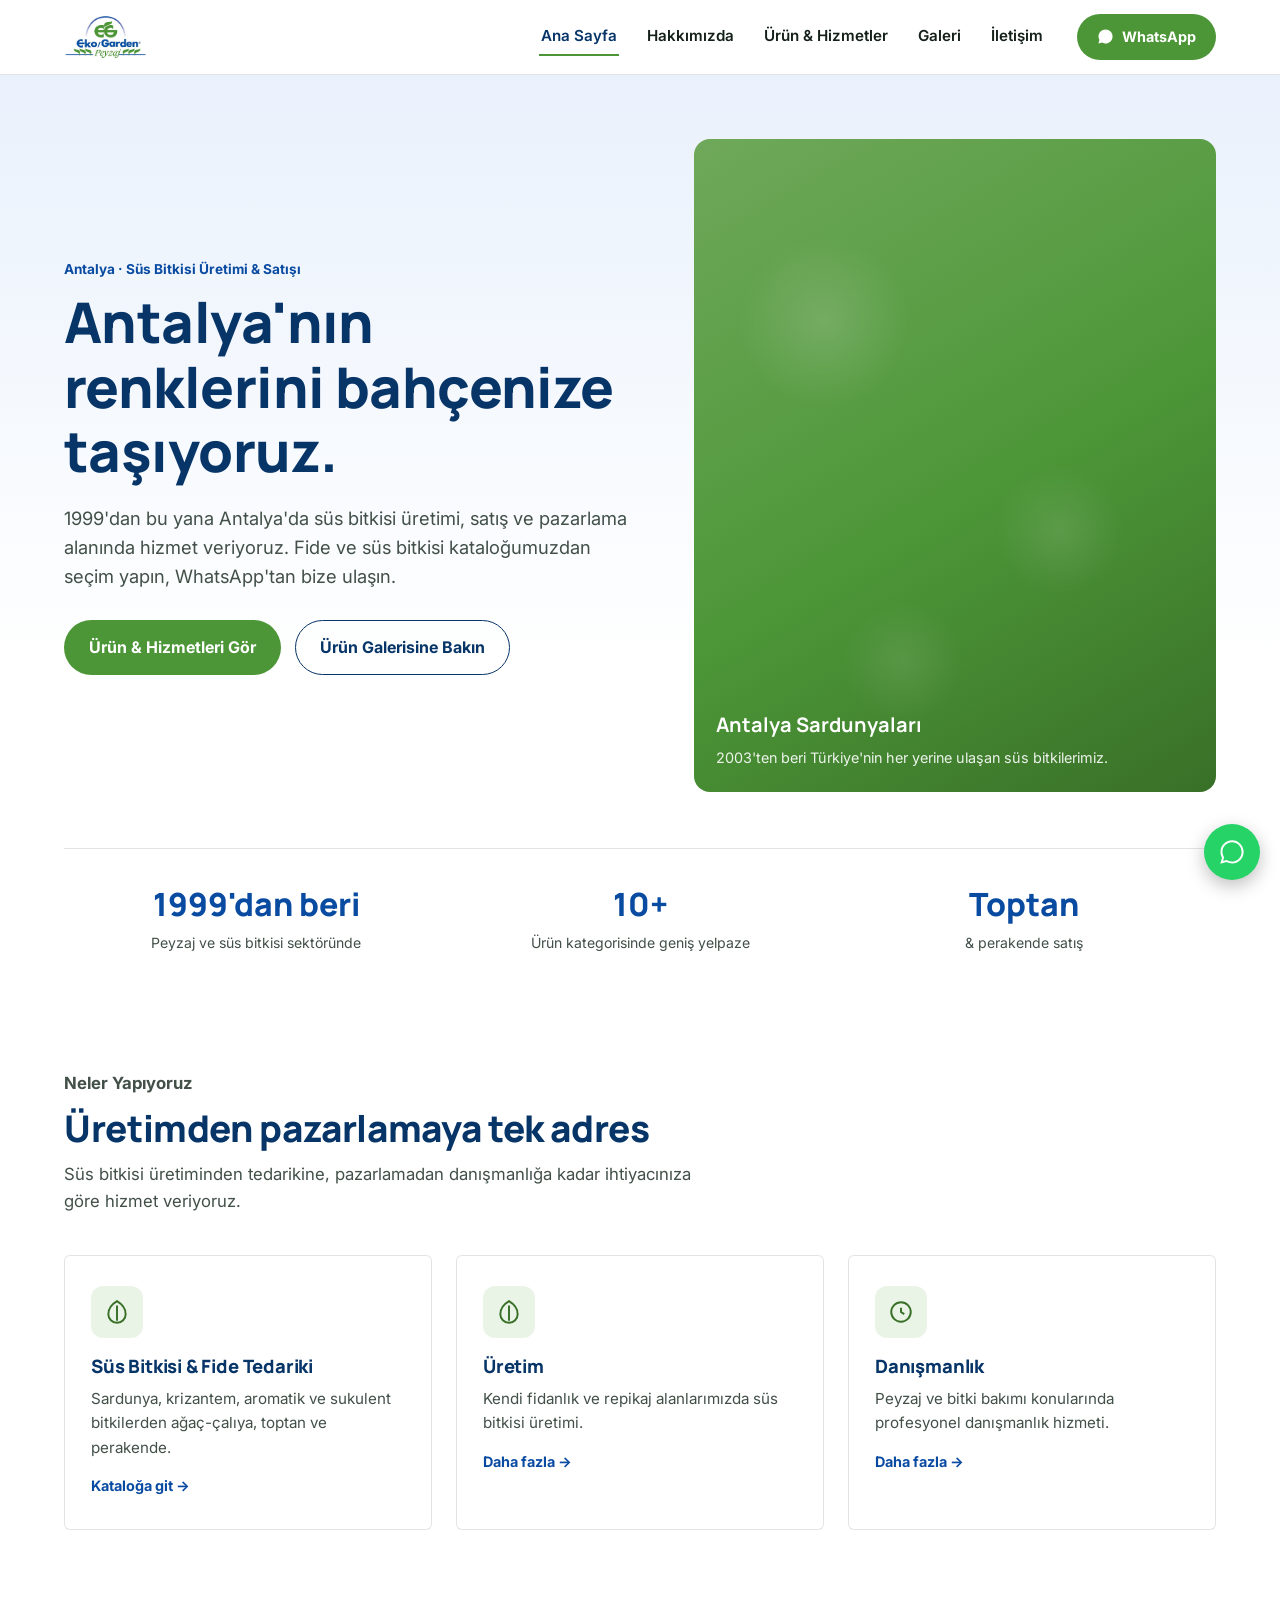
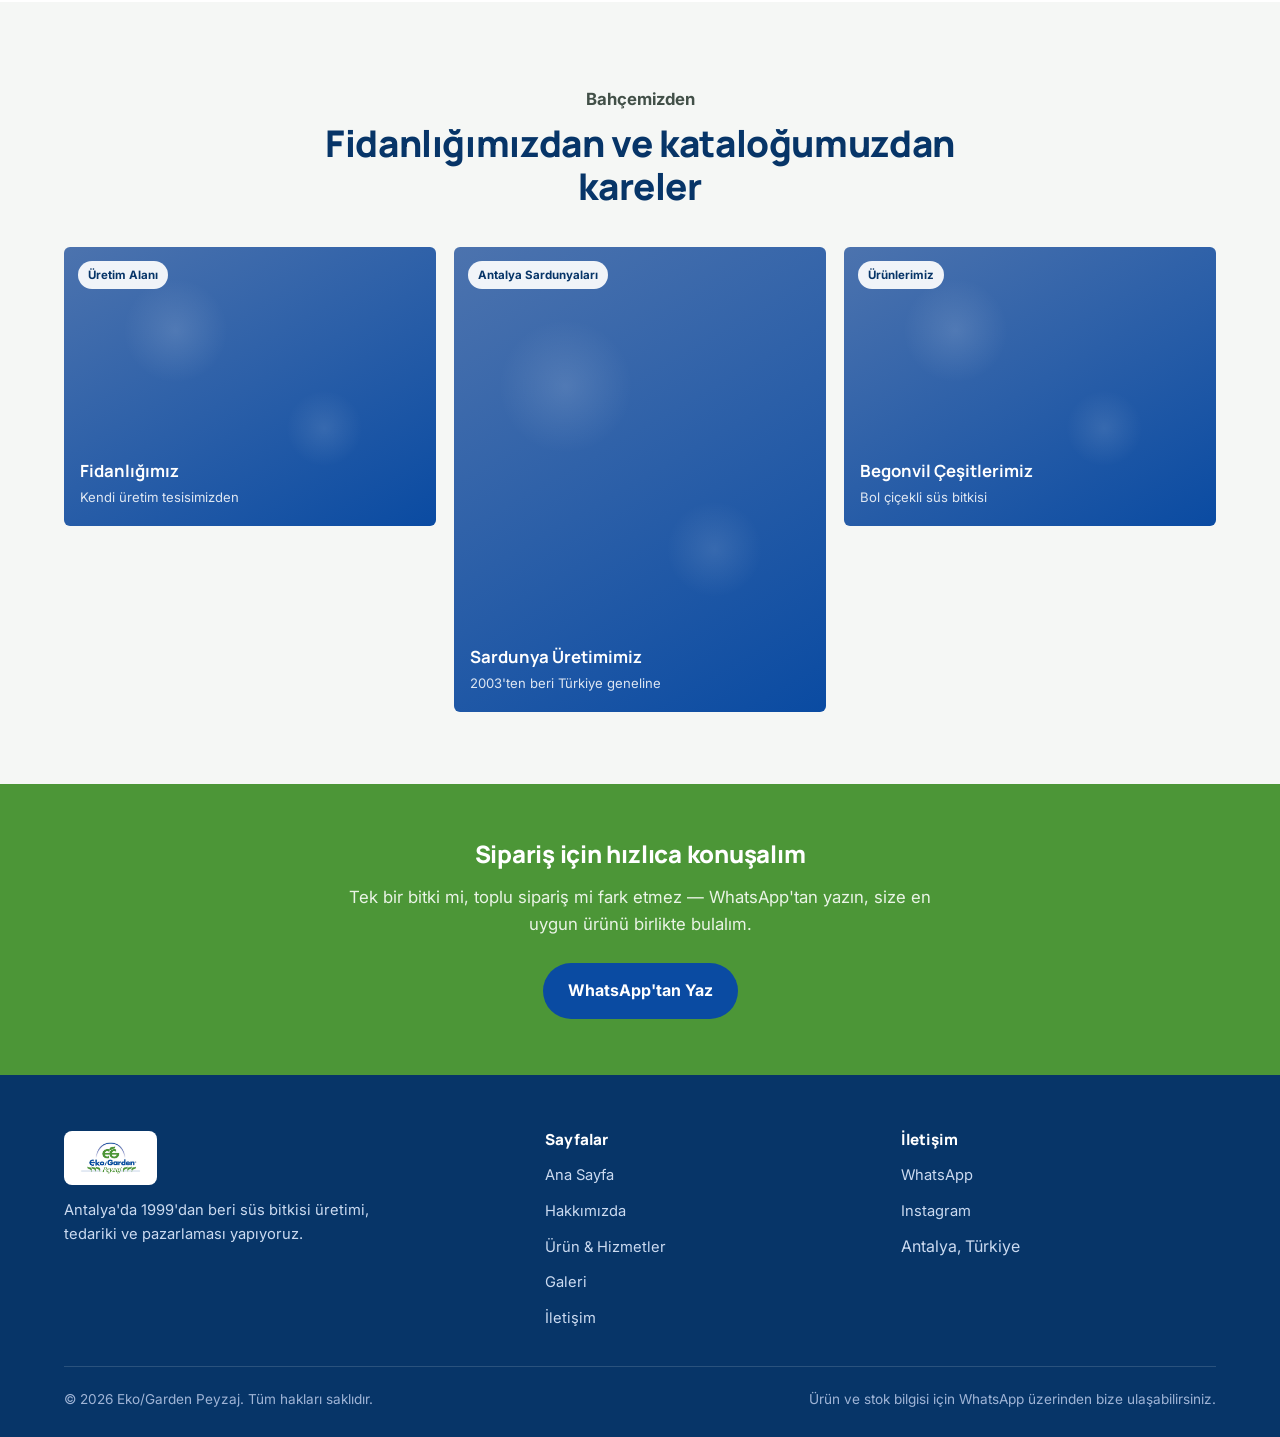
<file: index.html>
<!DOCTYPE html>
<html lang="tr">
<head>
<meta charset="UTF-8">
<meta name="viewport" content="width=device-width, initial-scale=1.0">
<title>Eko/Garden Peyzaj | Antalya Süs Bitkisi Üretimi ve Tedariki</title>
<meta name="description" content="1999'dan beri Antalya'da süs bitkisi üretimi, tedariki ve pazarlaması. Eko/Garden Peyzaj kataloğundan WhatsApp'tan kolayca bilgi alın.">
<link rel="icon" href="assets/logo.png">
<link rel="preconnect" href="https://fonts.googleapis.com">
<link rel="preconnect" href="https://fonts.gstatic.com" crossorigin>
<link href="https://fonts.googleapis.com/css2?family=Manrope:wght@700;800&family=Inter:wght@400;500;600;700&display=swap" rel="stylesheet">
<link rel="stylesheet" href="assets/style.css">
</head>
<body>

<header class="site-header">
  <div class="nav wrap">
    <a href="index.html" class="brand"><img src="assets/logo.png" alt="Eko/Garden Peyzaj logosu"></a>
    <div class="nav-inner">
      <nav class="links">
        <a href="index.html" class="is-current">Ana Sayfa</a>
        <a href="hakkimizda.html">Hakkımızda</a>
        <a href="hizmetler.html">Ürün &amp; Hizmetler</a>
        <a href="galeri.html">Galeri</a>
        <a href="iletisim.html">İletişim</a>
      </nav>
      <a class="nav-cta" data-wa="Merhaba, Eko/Garden Peyzaj hakkında bilgi almak istiyorum." href="#" target="_blank" rel="noopener">
        <svg viewBox="0 0 24 24" fill="currentColor" aria-hidden="true"><path d="M12.04 2C6.58 2 2.13 6.45 2.13 11.91c0 1.75.46 3.45 1.32 4.95L2 22l5.29-1.39c1.45.79 3.08 1.21 4.75 1.21h.01c5.46 0 9.91-4.45 9.91-9.91 0-2.65-1.03-5.14-2.9-7.01A9.87 9.87 0 0012.04 2z"/></svg>
        WhatsApp
      </a>
      <button class="menu-toggle" aria-label="Menüyü aç/kapat">
        <svg viewBox="0 0 24 24" fill="none" stroke="currentColor" stroke-width="2"><path d="M3 6h18M3 12h18M3 18h18"/></svg>
      </button>
    </div>
  </div>
</header>

<main>

  <section class="hero">
    <div class="wrap hero-grid">
      <div>
        <p class="eyebrow">Antalya · Süs Bitkisi Üretimi &amp; Satışı</p>
        <h1 class="headline">Antalya'nın renklerini bahçenize taşıyoruz.</h1>
        <p class="lead">1999'dan bu yana Antalya'da süs bitkisi üretimi, satış ve pazarlama alanında hizmet veriyoruz. Fide ve süs bitkisi kataloğumuzdan seçim yapın, WhatsApp'tan bize ulaşın.</p>
        <div class="hero-actions">
          <a class="btn btn-primary" href="hizmetler.html">Ürün &amp; Hizmetleri Gör</a>
          <a class="btn btn-ghost" href="galeri.html">Ürün Galerisine Bakın</a>
        </div>
      </div>
      <div class="hero-media" id="hero-carousel">
        <!-- Slaytlar assets/hero-carousel.js tarafından oluşturulur -->
      </div>
    </div>
    <div class="wrap">
      <div class="stat-strip">
        <div class="stat"><strong>1999'dan beri</strong><span>Peyzaj ve süs bitkisi sektöründe</span></div>
        <div class="stat"><strong>10+</strong><span>Ürün kategorisinde geniş yelpaze</span></div>
        <div class="stat"><strong>Toptan</strong><span>&amp; perakende satış</span></div>
      </div>
    </div>
  </section>

  <section>
    <div class="wrap">
      <div class="section-head">
        <p class="eyebrow">Neler Yapıyoruz</p>
        <h2>Üretimden pazarlamaya tek adres</h2>
        <p>Süs bitkisi üretiminden tedarikine, pazarlamadan danışmanlığa kadar ihtiyacınıza göre hizmet veriyoruz.</p>
      </div>
      <div class="cards-grid">
        <div class="service-card">
          <div class="icon">
            <svg viewBox="0 0 24 24" fill="none" stroke="currentColor" stroke-width="1.8"><path d="M12 2c5 3 8 7 8 12a8 8 0 01-16 0c0-5 3-9 8-12z"/><path d="M12 6v14"/></svg>
          </div>
          <h3>Süs Bitkisi &amp; Fide Tedariki</h3>
          <p>Sardunya, krizantem, aromatik ve sukulent bitkilerden ağaç-çalıya, toptan ve perakende.</p>
          <a class="more" href="hizmetler.html">Kataloğa git →</a>
        </div>
        <div class="service-card">
          <div class="icon">
            <svg viewBox="0 0 24 24" fill="none" stroke="currentColor" stroke-width="1.8"><path d="M12 2c5 3 8 7 8 12a8 8 0 01-16 0c0-5 3-9 8-12z"/><path d="M12 6v14"/></svg>
          </div>
          <h3>Üretim</h3>
          <p>Kendi fidanlık ve repikaj alanlarımızda süs bitkisi üretimi.</p>
          <a class="more" href="hizmetler.html">Daha fazla →</a>
        </div>
        <div class="service-card">
          <div class="icon">
            <svg viewBox="0 0 24 24" fill="none" stroke="currentColor" stroke-width="1.8"><circle cx="12" cy="12" r="9"/><path d="M12 8v4l3 2"/></svg>
          </div>
          <h3>Danışmanlık</h3>
          <p>Peyzaj ve bitki bakımı konularında profesyonel danışmanlık hizmeti.</p>
          <a class="more" href="hizmetler.html">Daha fazla →</a>
        </div>
      </div>
    </div>
  </section>

  <section class="bg-mist">
    <div class="wrap">
      <div class="section-head center">
        <p class="eyebrow">Bahçemizden</p>
        <h2>Fidanlığımızdan ve kataloğumuzdan kareler</h2>
      </div>
      <div class="gallery-grid">
        <a class="gallery-item" href="galeri.html">
          <span class="cat-flag">Üretim Alanı</span>
          <span class="tag"><strong>Fidanlığımız</strong><span>Kendi üretim tesisimizden</span></span>
        </a>
        <a class="gallery-item tall" href="galeri.html">
          <span class="cat-flag">Antalya Sardunyaları</span>
          <span class="tag"><strong>Sardunya Üretimimiz</strong><span>2003'ten beri Türkiye geneline</span></span>
        </a>
        <a class="gallery-item" href="galeri.html">
          <span class="cat-flag">Ürünlerimiz</span>
          <span class="tag"><strong>Begonvil Çeşitlerimiz</strong><span>Bol çiçekli süs bitkisi</span></span>
        </a>
      </div>
    </div>
  </section>

  <section class="cta-band">
    <div class="wrap">
      <h2>Sipariş için hızlıca konuşalım</h2>
      <p>Tek bir bitki mi, toplu sipariş mi fark etmez — WhatsApp'tan yazın, size en uygun ürünü birlikte bulalım.</p>
      <a class="btn btn-blue" data-wa="Merhaba, bitki siparişi hakkında bilgi almak istiyorum." href="#" target="_blank" rel="noopener">WhatsApp'tan Yaz</a>
    </div>
  </section>

</main>

<footer class="site-footer">
  <div class="wrap">
    <div class="footer-grid">
      <div>
        <div class="footer-brand"><img src="assets/logo.png" alt="Eko/Garden Peyzaj"></div>
        <p style="max-width:34ch; font-size:0.92rem;">Antalya'da 1999'dan beri süs bitkisi üretimi, tedariki ve pazarlaması yapıyoruz.</p>
      </div>
      <div class="footer-col">
        <h4>Sayfalar</h4>
        <ul>
          <li><a href="index.html">Ana Sayfa</a></li>
          <li><a href="hakkimizda.html">Hakkımızda</a></li>
          <li><a href="hizmetler.html">Ürün &amp; Hizmetler</a></li>
          <li><a href="galeri.html">Galeri</a></li>
          <li><a href="iletisim.html">İletişim</a></li>
        </ul>
      </div>
      <div class="footer-col">
        <h4>İletişim</h4>
        <ul>
          <li><a data-wa="Merhaba, bilgi almak istiyorum." href="#" target="_blank" rel="noopener">WhatsApp</a></li>
          <li><a href="https://instagram.com/ekogardenpeyzaj" target="_blank" rel="noopener">Instagram</a></li>
          <li><span>Antalya, Türkiye</span></li>
        </ul>
      </div>
    </div>
    <div class="footer-bottom">
      <span>© 2026 Eko/Garden Peyzaj. Tüm hakları saklıdır.</span>
      <span>Ürün ve stok bilgisi için WhatsApp üzerinden bize ulaşabilirsiniz.</span>
    </div>
  </div>
</footer>

<a class="float-wa" data-wa="Merhaba, Eko/Garden Peyzaj hakkında bilgi almak istiyorum." href="#" target="_blank" rel="noopener" aria-label="WhatsApp'tan yaz">
  <svg viewBox="0 0 24 24" fill="currentColor" aria-hidden="true"><path d="M12.04 2C6.58 2 2.13 6.45 2.13 11.91c0 1.75.46 3.45 1.32 4.95L2 22l5.29-1.39c1.45.79 3.08 1.21 4.75 1.21h.01c5.46 0 9.91-4.45 9.91-9.91 0-2.65-1.03-5.14-2.9-7.01A9.87 9.87 0 0012.04 2zm0 1.67c2.19 0 4.25.85 5.8 2.4a8.18 8.18 0 012.4 5.83c0 4.53-3.68 8.22-8.21 8.22h-.01a8.2 8.2 0 01-4.17-1.14l-.3-.18-3.14.82.84-3.06-.2-.31a8.15 8.15 0 01-1.26-4.36c0-4.53 3.7-8.22 8.25-8.22z"/></svg>
</a>

<script src="assets/site.js"></script>
<script src="assets/hero-carousel.js"></script>
</body>
</html>
</file>
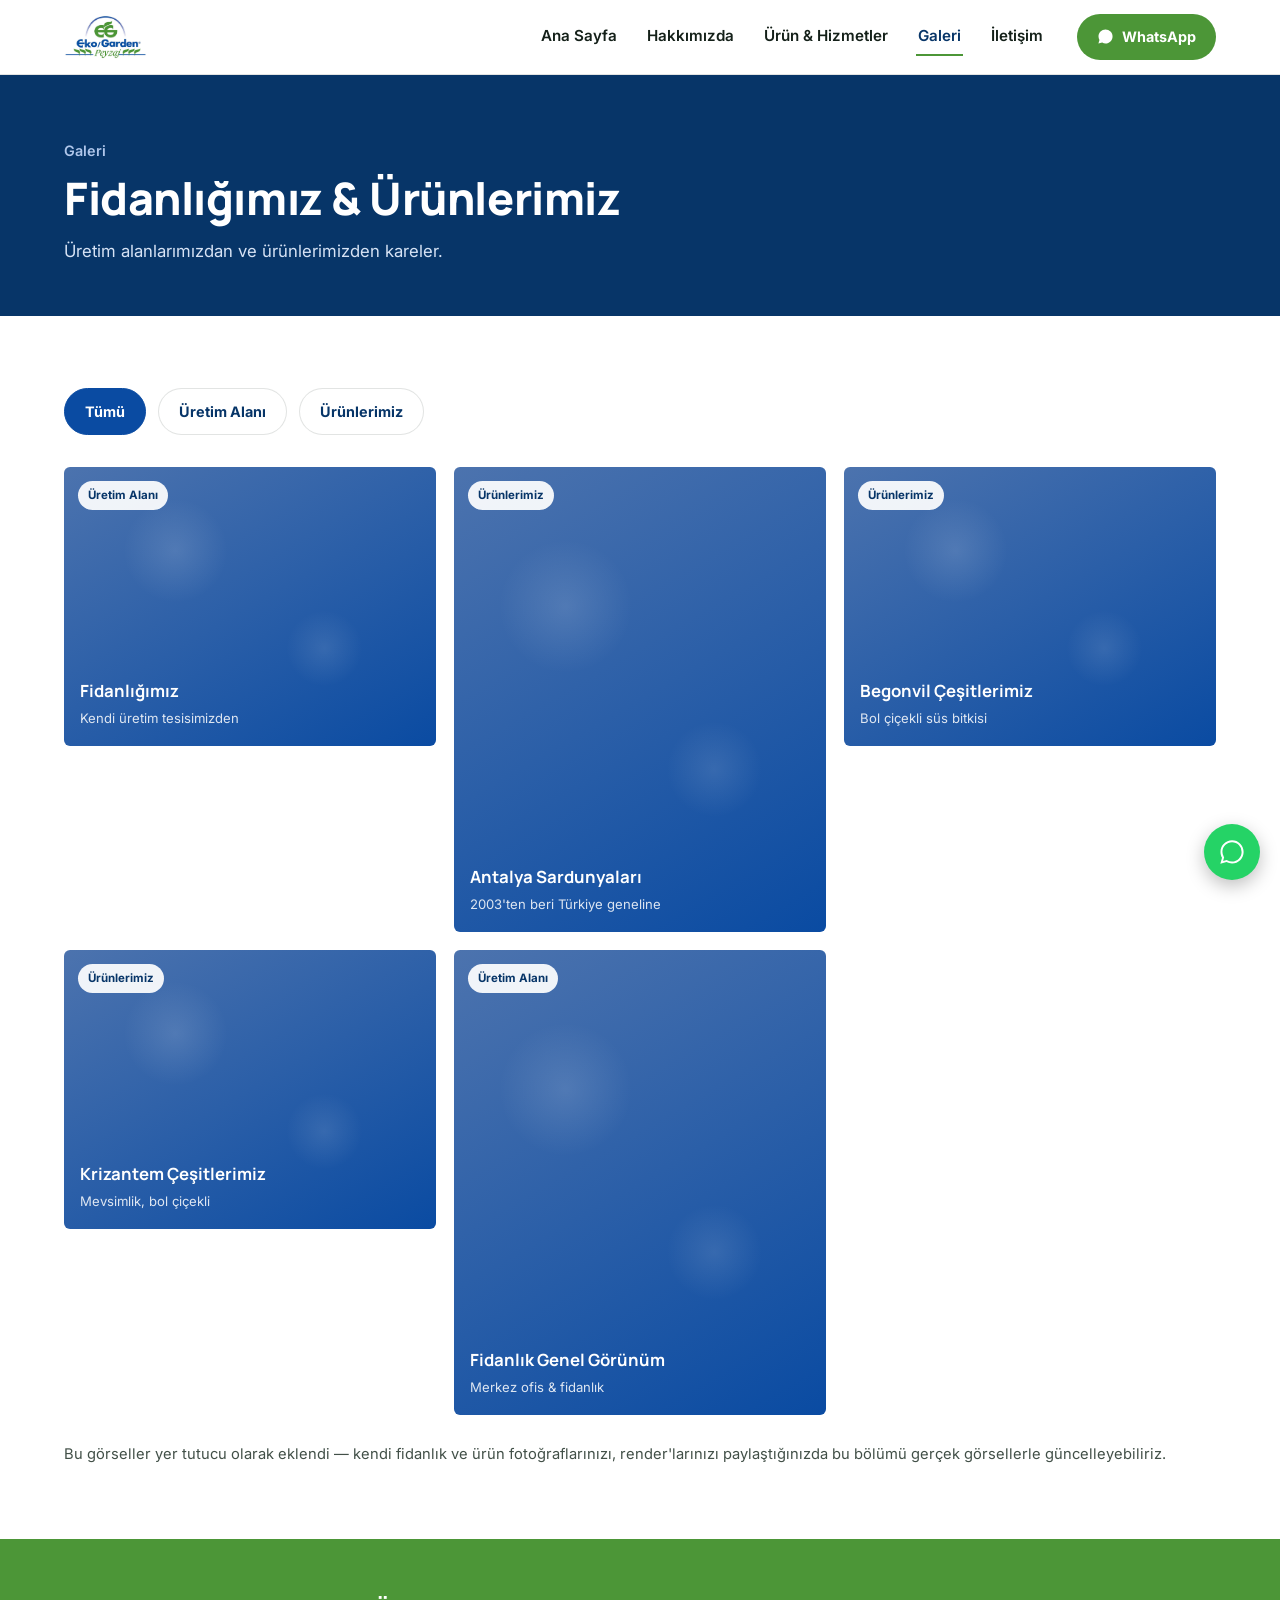
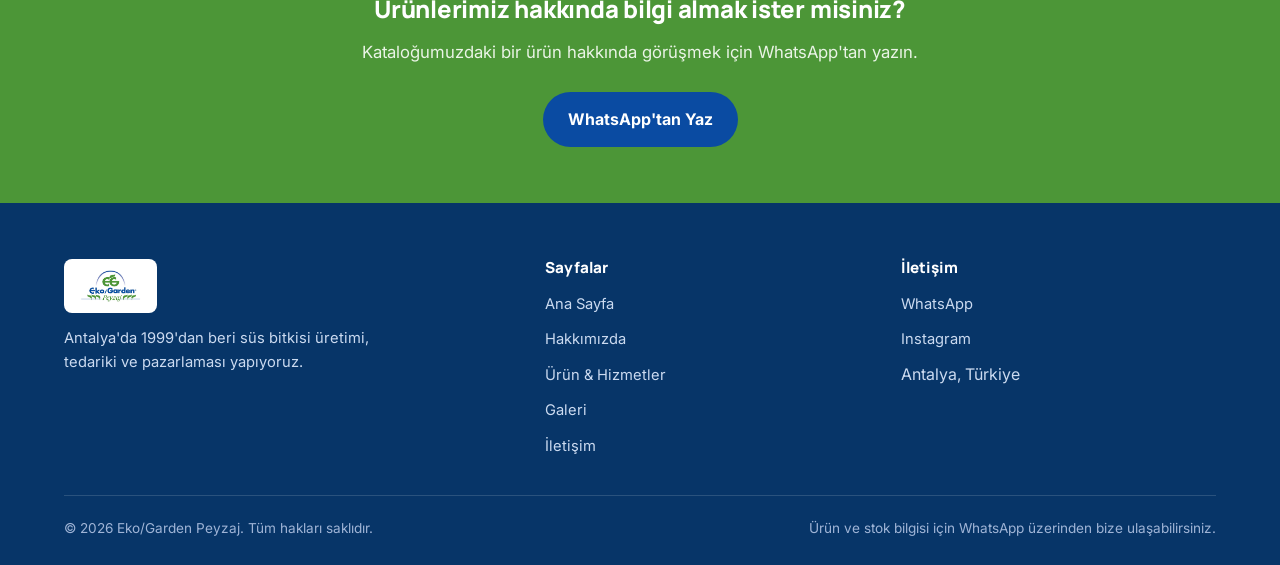
<file: galeri.html>
<!DOCTYPE html>
<html lang="tr">
<head>
<meta charset="UTF-8">
<meta name="viewport" content="width=device-width, initial-scale=1.0">
<title>Galeri | Eko/Garden Peyzaj</title>
<meta name="description" content="Eko/Garden Peyzaj fidanlığından ve ürünlerimizden görseller.">
<link rel="icon" href="assets/logo.png">
<link rel="preconnect" href="https://fonts.googleapis.com">
<link rel="preconnect" href="https://fonts.gstatic.com" crossorigin>
<link href="https://fonts.googleapis.com/css2?family=Manrope:wght@700;800&family=Inter:wght@400;500;600;700&display=swap" rel="stylesheet">
<link rel="stylesheet" href="assets/style.css">
</head>
<body>

<header class="site-header">
  <div class="nav wrap">
    <a href="index.html" class="brand"><img src="assets/logo.png" alt="Eko/Garden Peyzaj logosu"></a>
    <div class="nav-inner">
      <nav class="links">
        <a href="index.html">Ana Sayfa</a>
        <a href="hakkimizda.html">Hakkımızda</a>
        <a href="hizmetler.html">Ürün &amp; Hizmetler</a>
        <a href="galeri.html" class="is-current">Galeri</a>
        <a href="iletisim.html">İletişim</a>
      </nav>
      <a class="nav-cta" data-wa="Merhaba, Eko/Garden Peyzaj hakkında bilgi almak istiyorum." href="#" target="_blank" rel="noopener">
        <svg viewBox="0 0 24 24" fill="currentColor" aria-hidden="true"><path d="M12.04 2C6.58 2 2.13 6.45 2.13 11.91c0 1.75.46 3.45 1.32 4.95L2 22l5.29-1.39c1.45.79 3.08 1.21 4.75 1.21h.01c5.46 0 9.91-4.45 9.91-9.91 0-2.65-1.03-5.14-2.9-7.01A9.87 9.87 0 0012.04 2z"/></svg>
        WhatsApp
      </a>
      <button class="menu-toggle" aria-label="Menüyü aç/kapat">
        <svg viewBox="0 0 24 24" fill="none" stroke="currentColor" stroke-width="2"><path d="M3 6h18M3 12h18M3 18h18"/></svg>
      </button>
    </div>
  </div>
</header>

<div class="page-banner">
  <div class="wrap">
    <p class="crumb">Galeri</p>
    <h1>Fidanlığımız &amp; Ürünlerimiz</h1>
    <p class="lead">Üretim alanlarımızdan ve ürünlerimizden kareler.</p>
  </div>
</div>

<main>
  <section>
    <div class="wrap">
      <div class="gallery-filters">
        <a href="#" class="cat-pill is-active" data-filter="Tümü">Tümü</a>
        <a href="#" class="cat-pill" data-filter="Üretim Alanı">Üretim Alanı</a>
        <a href="#" class="cat-pill" data-filter="Ürünlerimiz">Ürünlerimiz</a>
      </div>

      <div class="gallery-grid" id="gallery-grid">
        <a class="gallery-item" href="#" data-cat="Üretim Alanı">
          <span class="cat-flag">Üretim Alanı</span>
          <span class="tag"><strong>Fidanlığımız</strong><span>Kendi üretim tesisimizden</span></span>
        </a>
        <a class="gallery-item tall" href="#" data-cat="Ürünlerimiz">
          <span class="cat-flag">Ürünlerimiz</span>
          <span class="tag"><strong>Antalya Sardunyaları</strong><span>2003'ten beri Türkiye geneline</span></span>
        </a>
        <a class="gallery-item" href="#" data-cat="Ürünlerimiz">
          <span class="cat-flag">Ürünlerimiz</span>
          <span class="tag"><strong>Begonvil Çeşitlerimiz</strong><span>Bol çiçekli süs bitkisi</span></span>
        </a>
        <a class="gallery-item" href="#" data-cat="Ürünlerimiz">
          <span class="cat-flag">Ürünlerimiz</span>
          <span class="tag"><strong>Krizantem Çeşitlerimiz</strong><span>Mevsimlik, bol çiçekli</span></span>
        </a>
        <a class="gallery-item tall" href="#" data-cat="Üretim Alanı">
          <span class="cat-flag">Üretim Alanı</span>
          <span class="tag"><strong>Fidanlık Genel Görünüm</strong><span>Merkez ofis &amp; fidanlık</span></span>
        </a>
      </div>

      <p style="margin-top:28px; color:var(--ink-soft); font-size:0.92rem;">
        Bu görseller yer tutucu olarak eklendi — kendi fidanlık ve ürün fotoğraflarınızı, render'larınızı
        paylaştığınızda bu bölümü gerçek görsellerle güncelleyebiliriz.
      </p>
    </div>
  </section>

  <section class="cta-band">
    <div class="wrap">
      <h2>Ürünlerimiz hakkında bilgi almak ister misiniz?</h2>
      <p>Kataloğumuzdaki bir ürün hakkında görüşmek için WhatsApp'tan yazın.</p>
      <a class="btn btn-blue" data-wa="Merhaba, ürünleriniz hakkında bilgi almak istiyorum." href="#" target="_blank" rel="noopener">WhatsApp'tan Yaz</a>
    </div>
  </section>
</main>

<footer class="site-footer">
  <div class="wrap">
    <div class="footer-grid">
      <div>
        <div class="footer-brand"><img src="assets/logo.png" alt="Eko/Garden Peyzaj"></div>
        <p style="max-width:34ch; font-size:0.92rem;">Antalya'da 1999'dan beri süs bitkisi üretimi, tedariki ve pazarlaması yapıyoruz.</p>
      </div>
      <div class="footer-col">
        <h4>Sayfalar</h4>
        <ul>
          <li><a href="index.html">Ana Sayfa</a></li>
          <li><a href="hakkimizda.html">Hakkımızda</a></li>
          <li><a href="hizmetler.html">Ürün &amp; Hizmetler</a></li>
          <li><a href="galeri.html">Galeri</a></li>
          <li><a href="iletisim.html">İletişim</a></li>
        </ul>
      </div>
      <div class="footer-col">
        <h4>İletişim</h4>
        <ul>
          <li><a data-wa="Merhaba, bilgi almak istiyorum." href="#" target="_blank" rel="noopener">WhatsApp</a></li>
          <li><a href="https://instagram.com/ekogardenpeyzaj" target="_blank" rel="noopener">Instagram</a></li>
          <li><span>Antalya, Türkiye</span></li>
        </ul>
      </div>
    </div>
    <div class="footer-bottom">
      <span>© 2026 Eko/Garden Peyzaj. Tüm hakları saklıdır.</span>
      <span>Ürün ve stok bilgisi için WhatsApp üzerinden bize ulaşabilirsiniz.</span>
    </div>
  </div>
</footer>

<a class="float-wa" data-wa="Merhaba, Eko/Garden Peyzaj hakkında bilgi almak istiyorum." href="#" target="_blank" rel="noopener" aria-label="WhatsApp'tan yaz">
  <svg viewBox="0 0 24 24" fill="currentColor" aria-hidden="true"><path d="M12.04 2C6.58 2 2.13 6.45 2.13 11.91c0 1.75.46 3.45 1.32 4.95L2 22l5.29-1.39c1.45.79 3.08 1.21 4.75 1.21h.01c5.46 0 9.91-4.45 9.91-9.91 0-2.65-1.03-5.14-2.9-7.01A9.87 9.87 0 0012.04 2zm0 1.67c2.19 0 4.25.85 5.8 2.4a8.18 8.18 0 012.4 5.83c0 4.53-3.68 8.22-8.21 8.22h-.01a8.2 8.2 0 01-4.17-1.14l-.3-.18-3.14.82.84-3.06-.2-.31a8.15 8.15 0 01-1.26-4.36c0-4.53 3.7-8.22 8.25-8.22z"/></svg>
</a>

<script src="assets/site.js"></script>
<script>
  document.querySelectorAll('.gallery-filters .cat-pill').forEach(pill => {
    pill.addEventListener('click', (e) => {
      e.preventDefault();
      document.querySelectorAll('.gallery-filters .cat-pill').forEach(p => p.classList.remove('is-active'));
      pill.classList.add('is-active');
      const filter = pill.dataset.filter;
      document.querySelectorAll('#gallery-grid .gallery-item').forEach(item => {
        item.style.display = (filter === 'Tümü' || item.dataset.cat === filter) ? '' : 'none';
      });
    });
  });
</script>
</body>
</html>
</file>
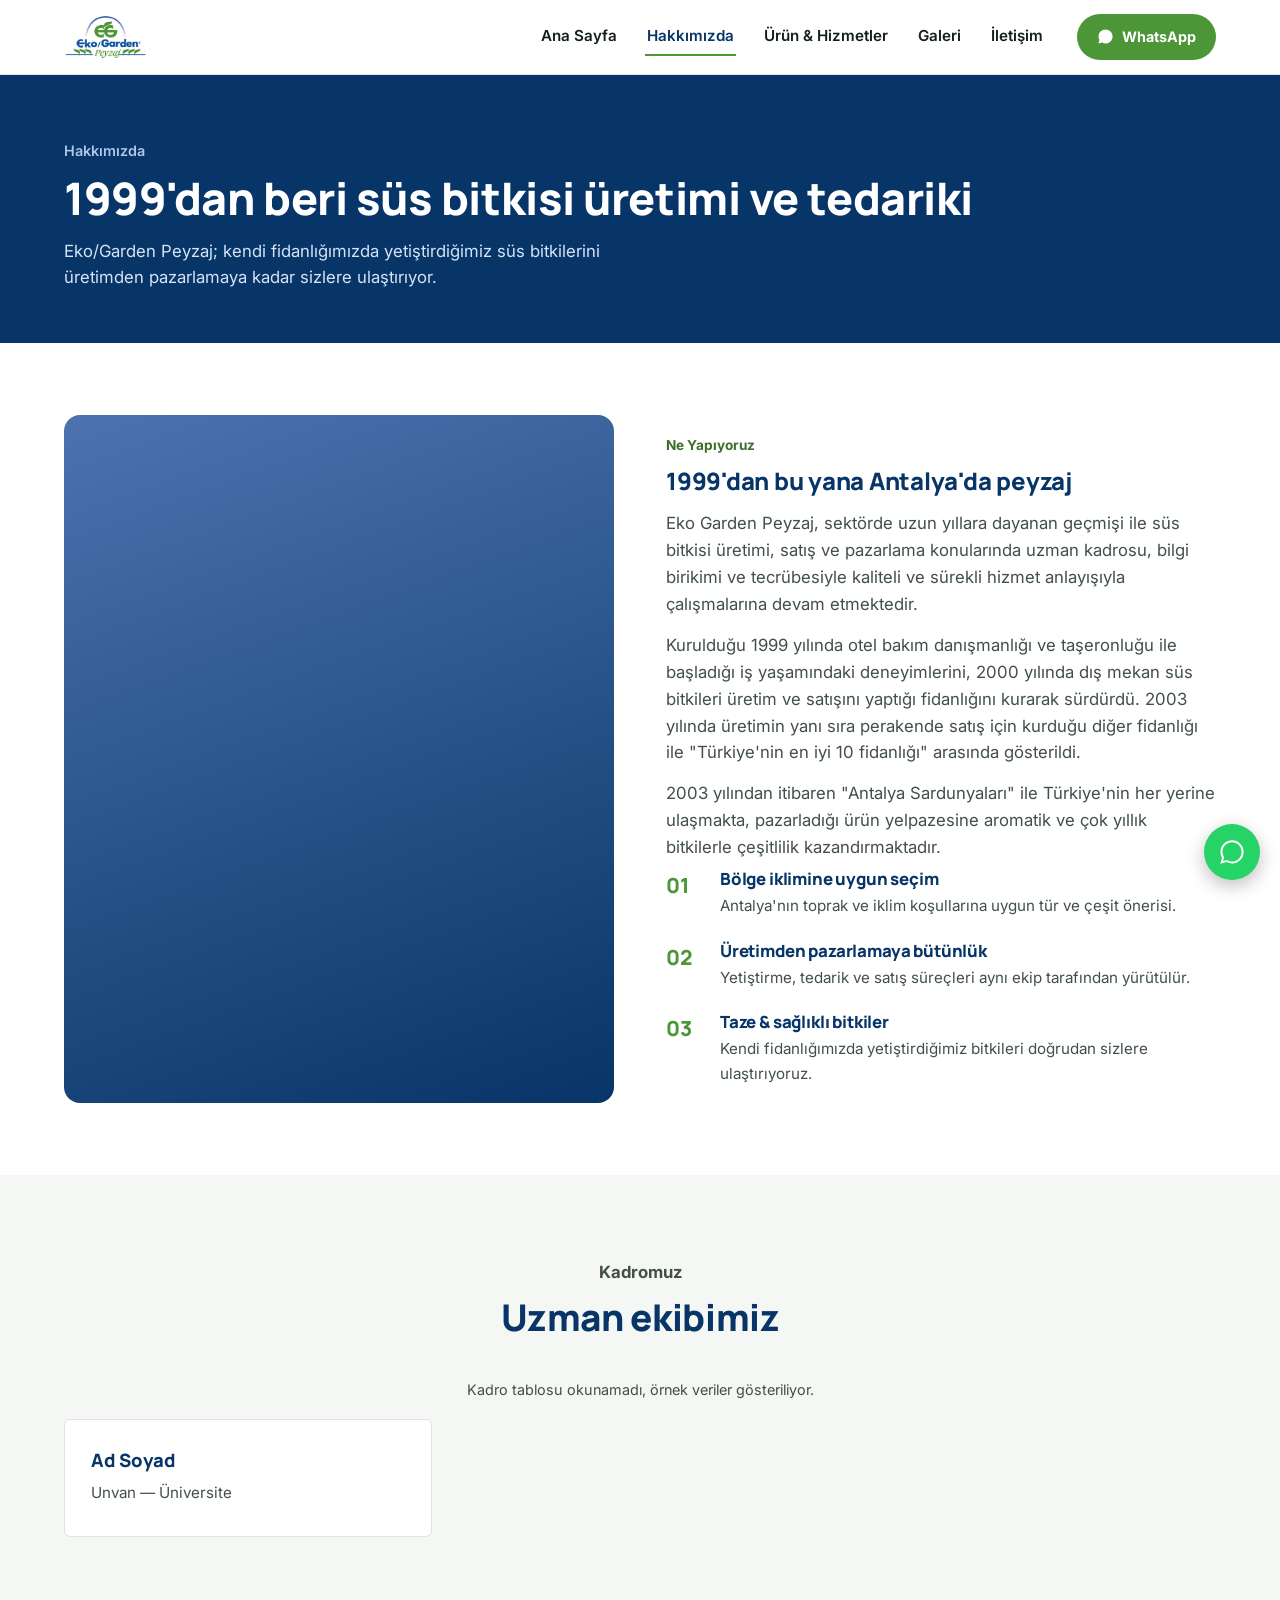
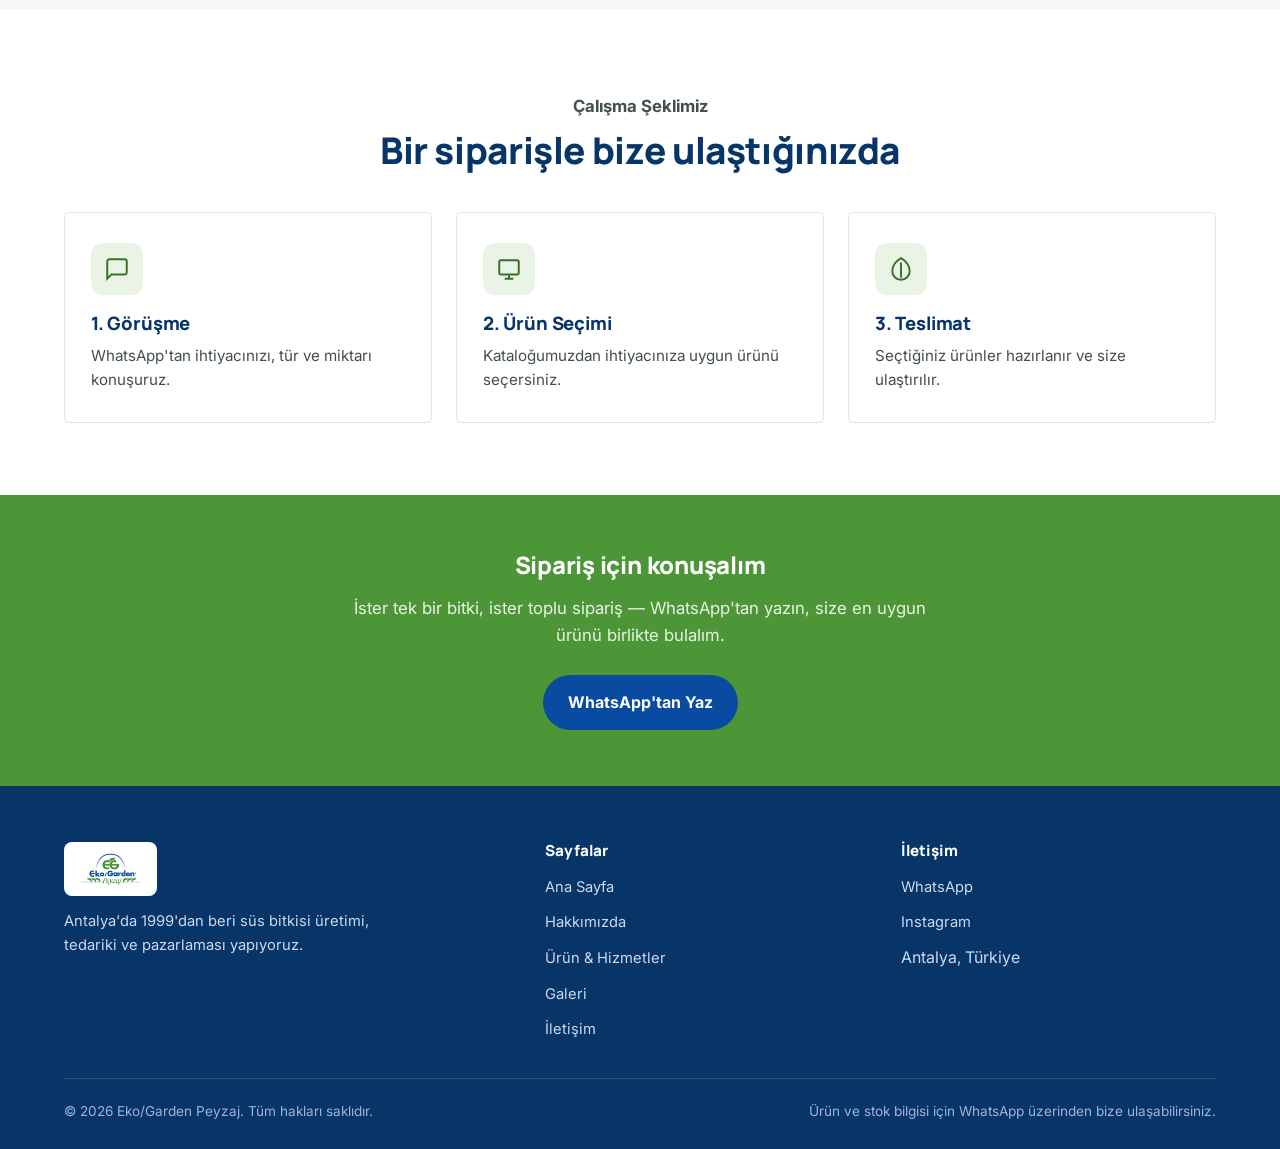
<file: hakkimizda.html>
<!DOCTYPE html>
<html lang="tr">
<head>
<meta charset="UTF-8">
<meta name="viewport" content="width=device-width, initial-scale=1.0">
<title>Hakkımızda | Eko/Garden Peyzaj</title>
<meta name="description" content="Eko/Garden Peyzaj olarak 1999'dan beri Antalya'da süs bitkisi üretimi, tedariki ve pazarlaması yapıyoruz.">
<link rel="icon" href="assets/logo.png">
<link rel="preconnect" href="https://fonts.googleapis.com">
<link rel="preconnect" href="https://fonts.gstatic.com" crossorigin>
<link href="https://fonts.googleapis.com/css2?family=Manrope:wght@700;800&family=Inter:wght@400;500;600;700&display=swap" rel="stylesheet">
<link rel="stylesheet" href="assets/style.css">
</head>
<body>

<header class="site-header">
  <div class="nav wrap">
    <a href="index.html" class="brand"><img src="assets/logo.png" alt="Eko/Garden Peyzaj logosu"></a>
    <div class="nav-inner">
      <nav class="links">
        <a href="index.html">Ana Sayfa</a>
        <a href="hakkimizda.html" class="is-current">Hakkımızda</a>
        <a href="hizmetler.html">Ürün &amp; Hizmetler</a>
        <a href="galeri.html">Galeri</a>
        <a href="iletisim.html">İletişim</a>
      </nav>
      <a class="nav-cta" data-wa="Merhaba, Eko/Garden Peyzaj hakkında bilgi almak istiyorum." href="#" target="_blank" rel="noopener">
        <svg viewBox="0 0 24 24" fill="currentColor" aria-hidden="true"><path d="M12.04 2C6.58 2 2.13 6.45 2.13 11.91c0 1.75.46 3.45 1.32 4.95L2 22l5.29-1.39c1.45.79 3.08 1.21 4.75 1.21h.01c5.46 0 9.91-4.45 9.91-9.91 0-2.65-1.03-5.14-2.9-7.01A9.87 9.87 0 0012.04 2z"/></svg>
        WhatsApp
      </a>
      <button class="menu-toggle" aria-label="Menüyü aç/kapat">
        <svg viewBox="0 0 24 24" fill="none" stroke="currentColor" stroke-width="2"><path d="M3 6h18M3 12h18M3 18h18"/></svg>
      </button>
    </div>
  </div>
</header>

<div class="page-banner">
  <div class="wrap">
    <p class="crumb">Hakkımızda</p>
    <h1>1999'dan beri süs bitkisi üretimi ve tedariki</h1>
    <p class="lead">Eko/Garden Peyzaj; kendi fidanlığımızda yetiştirdiğimiz süs bitkilerini üretimden pazarlamaya kadar sizlere ulaştırıyor.</p>
  </div>
</div>

<main>
  <section>
    <div class="wrap about-grid">
      <div class="about-media"></div>
      <div>
        <p class="eyebrow">Ne Yapıyoruz</p>
        <h2>1999'dan bu yana Antalya'da peyzaj</h2>
        <p style="color:var(--ink-soft); margin-top:16px; font-size:1.05rem;">
          Eko Garden Peyzaj, sektörde uzun yıllara dayanan geçmişi ile süs bitkisi üretimi, satış ve
          pazarlama konularında uzman kadrosu, bilgi birikimi ve tecrübesiyle kaliteli ve sürekli hizmet
          anlayışıyla çalışmalarına devam etmektedir.
        </p>
        <p style="color:var(--ink-soft); margin-top:14px; font-size:1.05rem;">
          Kurulduğu 1999 yılında otel bakım danışmanlığı ve taşeronluğu ile başladığı iş yaşamındaki
          deneyimlerini, 2000 yılında dış mekan süs bitkileri üretim ve satışını yaptığı fidanlığını kurarak
          sürdürdü. 2003 yılında üretimin yanı sıra perakende satış için kurduğu diğer fidanlığı ile
          "Türkiye'nin en iyi 10 fidanlığı" arasında gösterildi.
        </p>
        <p style="color:var(--ink-soft); margin-top:14px; font-size:1.05rem;">
          2003 yılından itibaren "Antalya Sardunyaları" ile Türkiye'nin her yerine ulaşmakta, pazarladığı
          ürün yelpazesine aromatik ve çok yıllık bitkilerle çeşitlilik kazandırmaktadır.
        </p>
        <div class="value-list">
          <div class="value-item">
            <span class="num">01</span>
            <div><h3>Bölge iklimine uygun seçim</h3><p>Antalya'nın toprak ve iklim koşullarına uygun tür ve çeşit önerisi.</p></div>
          </div>
          <div class="value-item">
            <span class="num">02</span>
            <div><h3>Üretimden pazarlamaya bütünlük</h3><p>Yetiştirme, tedarik ve satış süreçleri aynı ekip tarafından yürütülür.</p></div>
          </div>
          <div class="value-item">
            <span class="num">03</span>
            <div><h3>Taze &amp; sağlıklı bitkiler</h3><p>Kendi fidanlığımızda yetiştirdiğimiz bitkileri doğrudan sizlere ulaştırıyoruz.</p></div>
          </div>
        </div>
      </div>
    </div>
  </section>

  <section class="bg-mist">
    <div class="wrap">
      <div class="section-head center">
        <p class="eyebrow">Kadromuz</p>
        <h2>Uzman ekibimiz</h2>
      </div>
      <p id="team-status" style="text-align:center; color:var(--ink-soft); font-size:0.9rem; margin-bottom:18px;"></p>
      <div class="cards-grid" id="team-grid"></div>
    </div>
  </section>

  <section>
    <div class="wrap">
      <div class="section-head center">
        <p class="eyebrow">Çalışma Şeklimiz</p>
        <h2>Bir siparişle bize ulaştığınızda</h2>
      </div>
      <div class="cards-grid">
        <div class="service-card">
          <div class="icon"><svg viewBox="0 0 24 24" fill="none" stroke="currentColor" stroke-width="1.8"><path d="M21 15a2 2 0 01-2 2H7l-4 4V5a2 2 0 012-2h14a2 2 0 012 2z"/></svg></div>
          <h3>1. Görüşme</h3>
          <p>WhatsApp'tan ihtiyacınızı, tür ve miktarı konuşuruz.</p>
        </div>
        <div class="service-card">
          <div class="icon"><svg viewBox="0 0 24 24" fill="none" stroke="currentColor" stroke-width="1.8"><rect x="3" y="4" width="18" height="13" rx="1.5"/><path d="M8 21h8M12 17v4"/></svg></div>
          <h3>2. Ürün Seçimi</h3>
          <p>Kataloğumuzdan ihtiyacınıza uygun ürünü seçersiniz.</p>
        </div>
        <div class="service-card">
          <div class="icon"><svg viewBox="0 0 24 24" fill="none" stroke="currentColor" stroke-width="1.8"><path d="M12 2c5 3 8 7 8 12a8 8 0 01-16 0c0-5 3-9 8-12z"/><path d="M12 6v14"/></svg></div>
          <h3>3. Teslimat</h3>
          <p>Seçtiğiniz ürünler hazırlanır ve size ulaştırılır.</p>
        </div>
      </div>
    </div>
  </section>

  <section class="cta-band">
    <div class="wrap">
      <h2>Sipariş için konuşalım</h2>
      <p>İster tek bir bitki, ister toplu sipariş — WhatsApp'tan yazın, size en uygun ürünü birlikte bulalım.</p>
      <a class="btn btn-blue" data-wa="Merhaba, bitki siparişi hakkında görüşmek istiyorum." href="#" target="_blank" rel="noopener">WhatsApp'tan Yaz</a>
    </div>
  </section>
</main>

<footer class="site-footer">
  <div class="wrap">
    <div class="footer-grid">
      <div>
        <div class="footer-brand"><img src="assets/logo.png" alt="Eko/Garden Peyzaj"></div>
        <p style="max-width:34ch; font-size:0.92rem;">Antalya'da 1999'dan beri süs bitkisi üretimi, tedariki ve pazarlaması yapıyoruz.</p>
      </div>
      <div class="footer-col">
        <h4>Sayfalar</h4>
        <ul>
          <li><a href="index.html">Ana Sayfa</a></li>
          <li><a href="hakkimizda.html">Hakkımızda</a></li>
          <li><a href="hizmetler.html">Ürün &amp; Hizmetler</a></li>
          <li><a href="galeri.html">Galeri</a></li>
          <li><a href="iletisim.html">İletişim</a></li>
        </ul>
      </div>
      <div class="footer-col">
        <h4>İletişim</h4>
        <ul>
          <li><a data-wa="Merhaba, bilgi almak istiyorum." href="#" target="_blank" rel="noopener">WhatsApp</a></li>
          <li><a href="https://instagram.com/ekogardenpeyzaj" target="_blank" rel="noopener">Instagram</a></li>
          <li><span>Antalya, Türkiye</span></li>
        </ul>
      </div>
    </div>
    <div class="footer-bottom">
      <span>© 2026 Eko/Garden Peyzaj. Tüm hakları saklıdır.</span>
      <span>Ürün ve stok bilgisi için WhatsApp üzerinden bize ulaşabilirsiniz.</span>
    </div>
  </div>
</footer>

<a class="float-wa" data-wa="Merhaba, Eko/Garden Peyzaj hakkında bilgi almak istiyorum." href="#" target="_blank" rel="noopener" aria-label="WhatsApp'tan yaz">
  <svg viewBox="0 0 24 24" fill="currentColor" aria-hidden="true"><path d="M12.04 2C6.58 2 2.13 6.45 2.13 11.91c0 1.75.46 3.45 1.32 4.95L2 22l5.29-1.39c1.45.79 3.08 1.21 4.75 1.21h.01c5.46 0 9.91-4.45 9.91-9.91 0-2.65-1.03-5.14-2.9-7.01A9.87 9.87 0 0012.04 2zm0 1.67c2.19 0 4.25.85 5.8 2.4a8.18 8.18 0 012.4 5.83c0 4.53-3.68 8.22-8.21 8.22h-.01a8.2 8.2 0 01-4.17-1.14l-.3-.18-3.14.82.84-3.06-.2-.31a8.15 8.15 0 01-1.26-4.36c0-4.53 3.7-8.22 8.25-8.22z"/></svg>
</a>

<script src="assets/site.js"></script>
<script src="assets/team.js"></script>
</body>
</html>
</file>
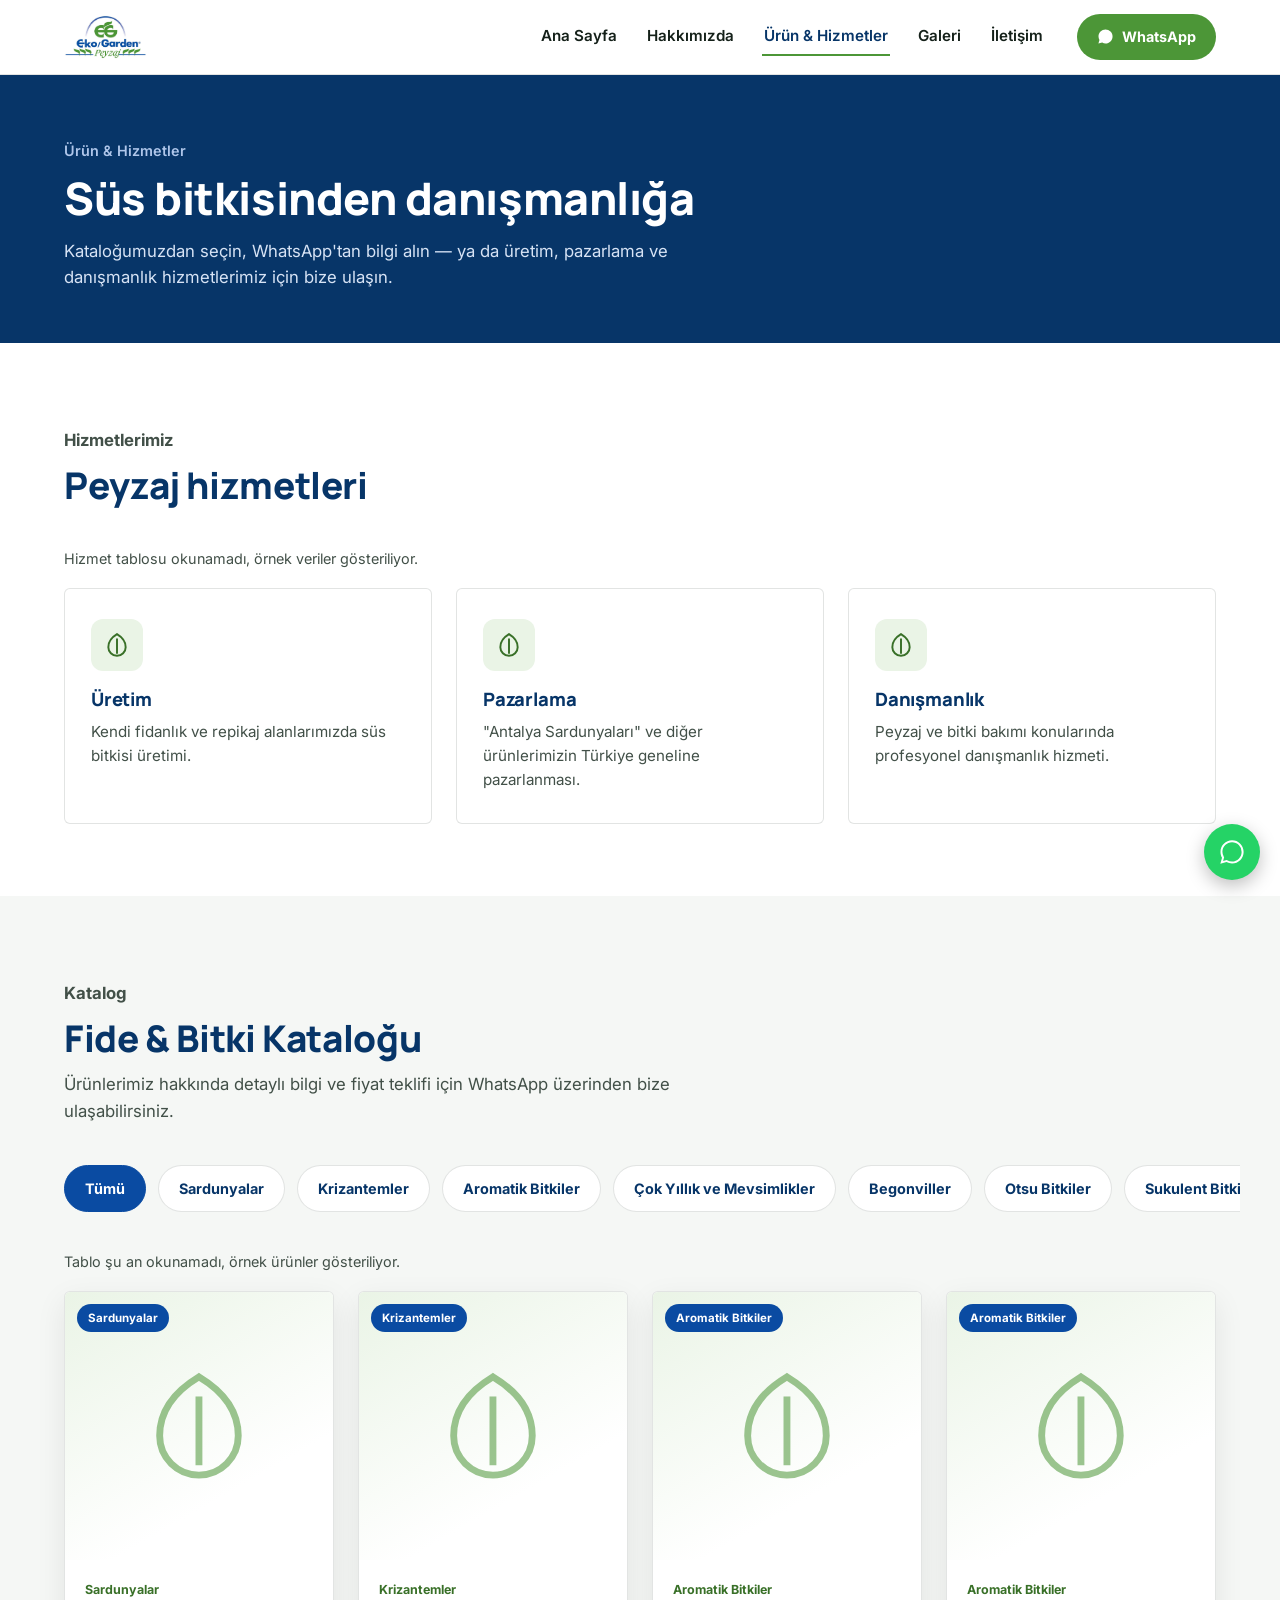
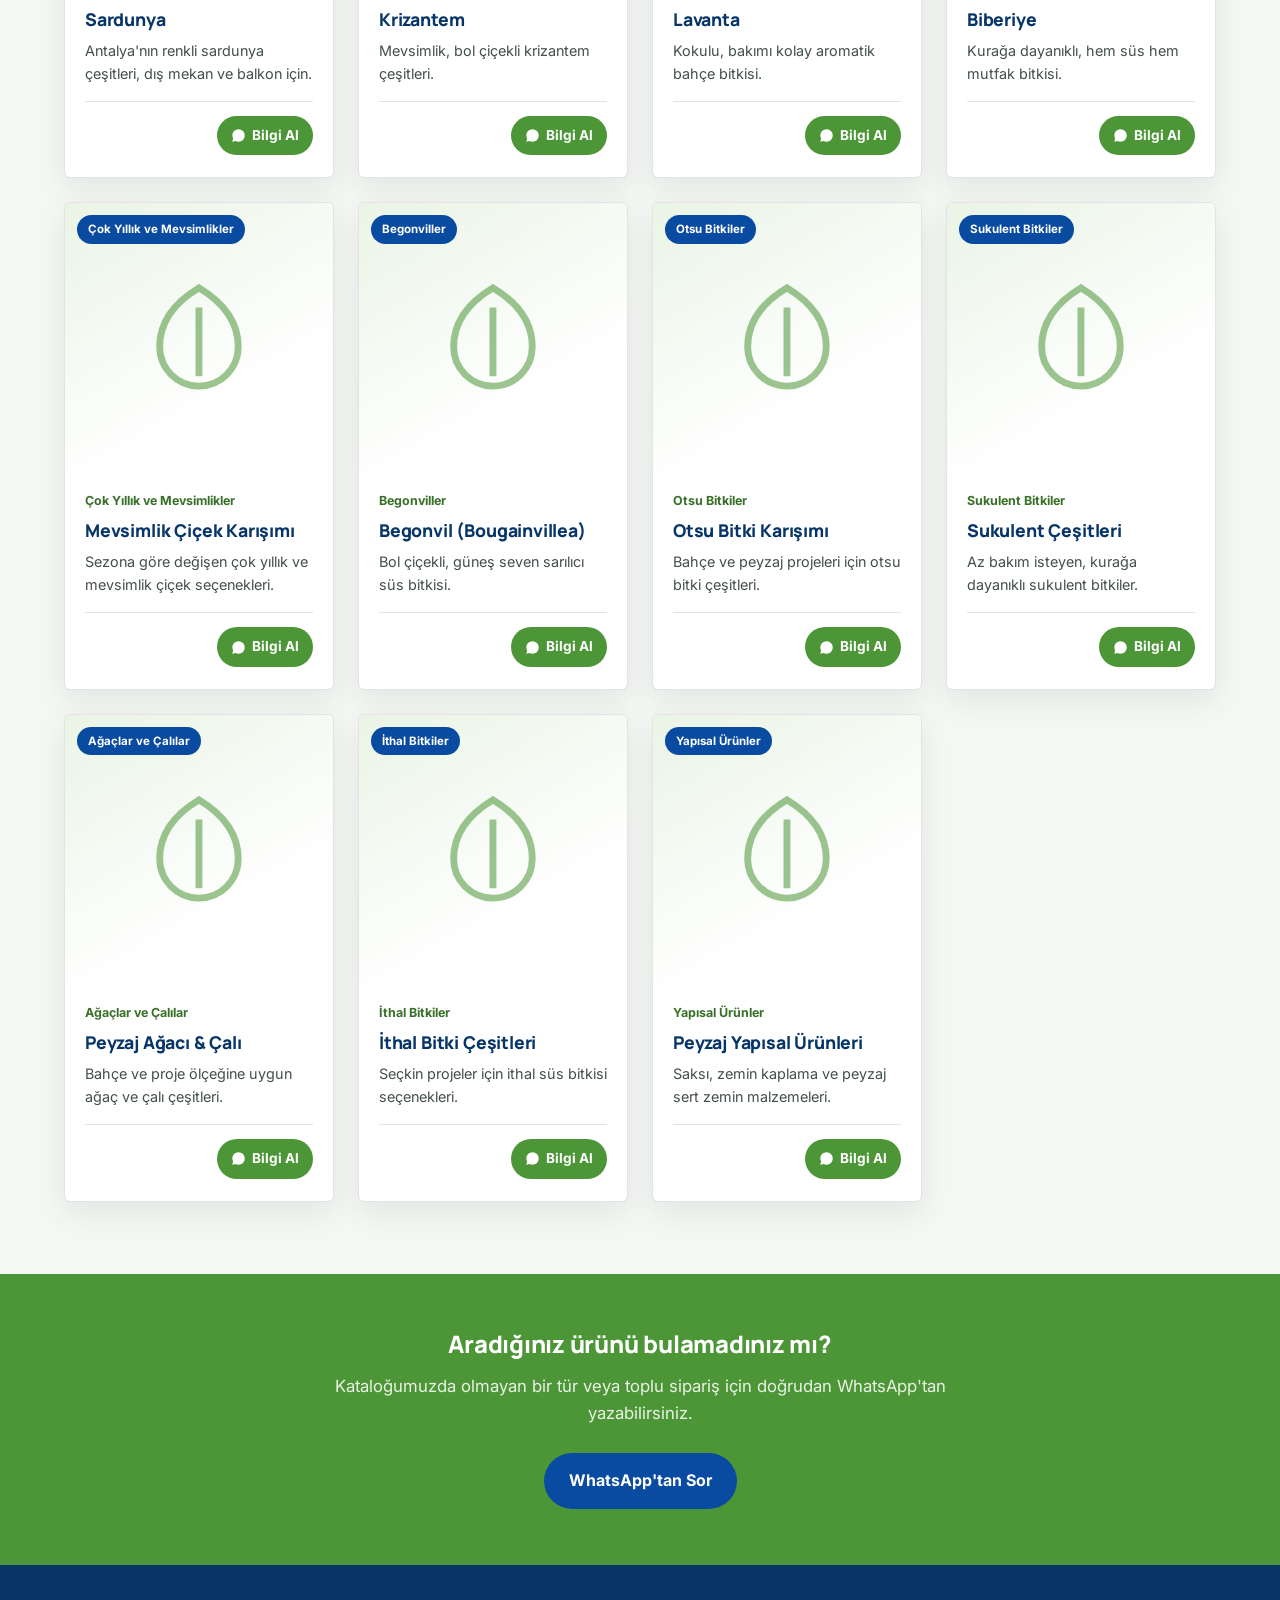
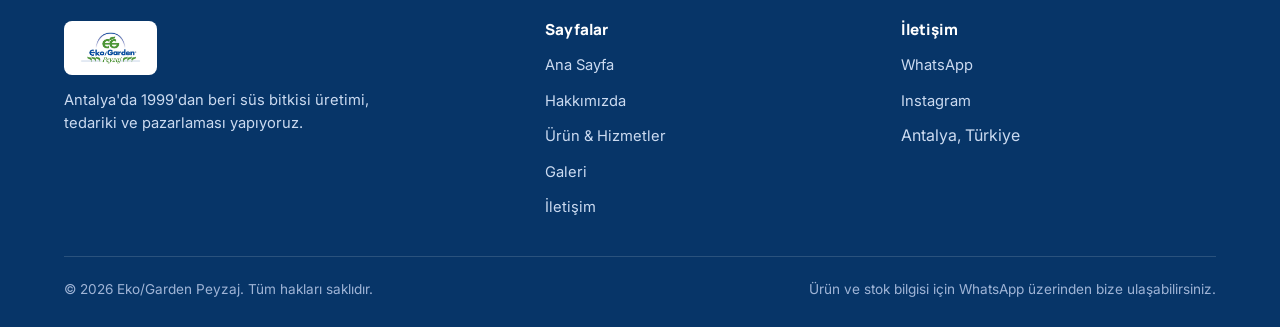
<file: hizmetler.html>
<!DOCTYPE html>
<html lang="tr">
<head>
<meta charset="UTF-8">
<meta name="viewport" content="width=device-width, initial-scale=1.0">
<title>Ürün &amp; Hizmetler | Eko/Garden Peyzaj</title>
<meta name="description" content="Sardunya, krizantem, aromatik ve süs bitkisi kataloğu; üretim, pazarlama ve danışmanlık hizmetlerimiz.">
<link rel="icon" href="assets/logo.png">
<link rel="preconnect" href="https://fonts.googleapis.com">
<link rel="preconnect" href="https://fonts.gstatic.com" crossorigin>
<link href="https://fonts.googleapis.com/css2?family=Manrope:wght@700;800&family=Inter:wght@400;500;600;700&display=swap" rel="stylesheet">
<link rel="stylesheet" href="assets/style.css">
</head>
<body>

<header class="site-header">
  <div class="nav wrap">
    <a href="index.html" class="brand"><img src="assets/logo.png" alt="Eko/Garden Peyzaj logosu"></a>
    <div class="nav-inner">
      <nav class="links">
        <a href="index.html">Ana Sayfa</a>
        <a href="hakkimizda.html">Hakkımızda</a>
        <a href="hizmetler.html" class="is-current">Ürün &amp; Hizmetler</a>
        <a href="galeri.html">Galeri</a>
        <a href="iletisim.html">İletişim</a>
      </nav>
      <a class="nav-cta" data-wa="Merhaba, Eko/Garden Peyzaj hakkında bilgi almak istiyorum." href="#" target="_blank" rel="noopener">
        <svg viewBox="0 0 24 24" fill="currentColor" aria-hidden="true"><path d="M12.04 2C6.58 2 2.13 6.45 2.13 11.91c0 1.75.46 3.45 1.32 4.95L2 22l5.29-1.39c1.45.79 3.08 1.21 4.75 1.21h.01c5.46 0 9.91-4.45 9.91-9.91 0-2.65-1.03-5.14-2.9-7.01A9.87 9.87 0 0012.04 2z"/></svg>
        WhatsApp
      </a>
      <button class="menu-toggle" aria-label="Menüyü aç/kapat">
        <svg viewBox="0 0 24 24" fill="none" stroke="currentColor" stroke-width="2"><path d="M3 6h18M3 12h18M3 18h18"/></svg>
      </button>
    </div>
  </div>
</header>

<div class="page-banner">
  <div class="wrap">
    <p class="crumb">Ürün &amp; Hizmetler</p>
    <h1>Süs bitkisinden danışmanlığa</h1>
    <p class="lead">Kataloğumuzdan seçin, WhatsApp'tan bilgi alın — ya da üretim, pazarlama ve danışmanlık hizmetlerimiz için bize ulaşın.</p>
  </div>
</div>

<main>
  <section>
    <div class="wrap">
      <div class="section-head">
        <p class="eyebrow">Hizmetlerimiz</p>
        <h2>Peyzaj hizmetleri</h2>
      </div>
      <p id="services-status" style="color:var(--ink-soft); font-size:0.9rem; margin-bottom:18px;"></p>
      <div class="cards-grid" id="services-grid"></div>
    </div>
  </section>

  <section class="bg-mist" id="urunler">
    <div class="wrap">
      <div class="section-head">
        <p class="eyebrow">Katalog</p>
        <h2>Fide &amp; Bitki Kataloğu</h2>
        <p>Ürünlerimiz hakkında detaylı bilgi ve fiyat teklifi için WhatsApp üzerinden bize ulaşabilirsiniz.</p>
      </div>
      <div class="cat-scroll" id="cat-scroll">
        <a href="#urunler" class="cat-pill is-active" data-cat="Tümü">Tümü</a>
      </div>
      <p id="load-status"></p>
      <div class="grid" id="product-grid"></div>
    </div>
  </section>

  <section class="cta-band">
    <div class="wrap">
      <h2>Aradığınız ürünü bulamadınız mı?</h2>
      <p>Kataloğumuzda olmayan bir tür veya toplu sipariş için doğrudan WhatsApp'tan yazabilirsiniz.</p>
      <a class="btn btn-blue" data-wa="Merhaba, kataloğunuzda olmayan bir ürün hakkında bilgi almak istiyorum." href="#" target="_blank" rel="noopener">WhatsApp'tan Sor</a>
    </div>
  </section>
</main>

<footer class="site-footer">
  <div class="wrap">
    <div class="footer-grid">
      <div>
        <div class="footer-brand"><img src="assets/logo.png" alt="Eko/Garden Peyzaj"></div>
        <p style="max-width:34ch; font-size:0.92rem;">Antalya'da 1999'dan beri süs bitkisi üretimi, tedariki ve pazarlaması yapıyoruz.</p>
      </div>
      <div class="footer-col">
        <h4>Sayfalar</h4>
        <ul>
          <li><a href="index.html">Ana Sayfa</a></li>
          <li><a href="hakkimizda.html">Hakkımızda</a></li>
          <li><a href="hizmetler.html">Ürün &amp; Hizmetler</a></li>
          <li><a href="galeri.html">Galeri</a></li>
          <li><a href="iletisim.html">İletişim</a></li>
        </ul>
      </div>
      <div class="footer-col">
        <h4>İletişim</h4>
        <ul>
          <li><a data-wa="Merhaba, bilgi almak istiyorum." href="#" target="_blank" rel="noopener">WhatsApp</a></li>
          <li><a href="https://instagram.com/ekogardenpeyzaj" target="_blank" rel="noopener">Instagram</a></li>
          <li><span>Antalya, Türkiye</span></li>
        </ul>
      </div>
    </div>
    <div class="footer-bottom">
      <span>© 2026 Eko/Garden Peyzaj. Tüm hakları saklıdır.</span>
      <span>Ürün ve stok bilgisi için WhatsApp üzerinden bize ulaşabilirsiniz.</span>
    </div>
  </div>
</footer>

<a class="float-wa" data-wa="Merhaba, Eko/Garden Peyzaj hakkında bilgi almak istiyorum." href="#" target="_blank" rel="noopener" aria-label="WhatsApp'tan yaz">
  <svg viewBox="0 0 24 24" fill="currentColor" aria-hidden="true"><path d="M12.04 2C6.58 2 2.13 6.45 2.13 11.91c0 1.75.46 3.45 1.32 4.95L2 22l5.29-1.39c1.45.79 3.08 1.21 4.75 1.21h.01c5.46 0 9.91-4.45 9.91-9.91 0-2.65-1.03-5.14-2.9-7.01A9.87 9.87 0 0012.04 2zm0 1.67c2.19 0 4.25.85 5.8 2.4a8.18 8.18 0 012.4 5.83c0 4.53-3.68 8.22-8.21 8.22h-.01a8.2 8.2 0 01-4.17-1.14l-.3-.18-3.14.82.84-3.06-.2-.31a8.15 8.15 0 01-1.26-4.36c0-4.53 3.7-8.22 8.25-8.22z"/></svg>
</a>

<script src="assets/site.js"></script>
<script src="assets/services.js"></script>
<script src="assets/catalog.js"></script>
</body>
</html>
</file>
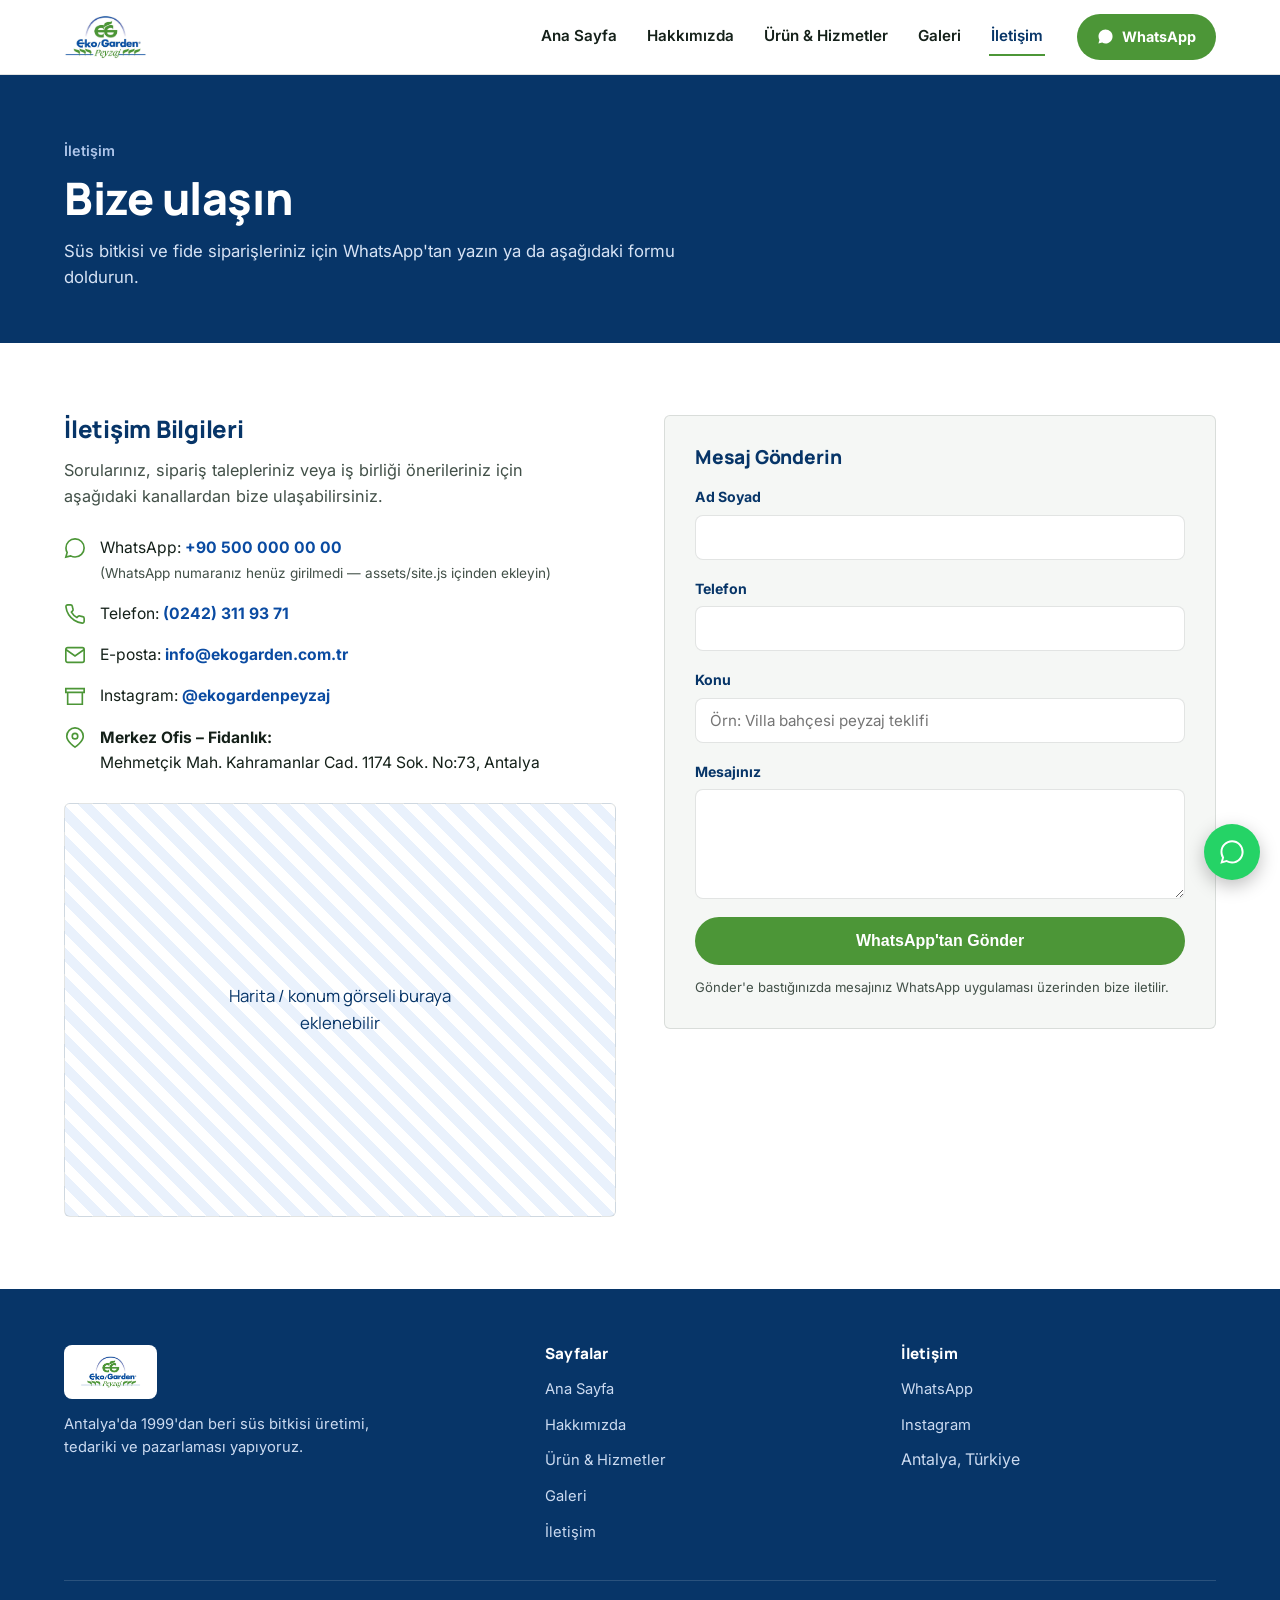
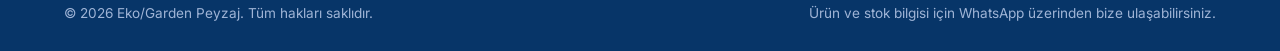
<file: iletisim.html>
<!DOCTYPE html>
<html lang="tr">
<head>
<meta charset="UTF-8">
<meta name="viewport" content="width=device-width, initial-scale=1.0">
<title>İletişim | Eko/Garden Peyzaj</title>
<meta name="description" content="Eko/Garden Peyzaj ile Antalya'da süs bitkisi üretimi, tedariki ve pazarlaması için iletişime geçin.">
<link rel="icon" href="assets/logo.png">
<link rel="preconnect" href="https://fonts.googleapis.com">
<link rel="preconnect" href="https://fonts.gstatic.com" crossorigin>
<link href="https://fonts.googleapis.com/css2?family=Manrope:wght@700;800&family=Inter:wght@400;500;600;700&display=swap" rel="stylesheet">
<link rel="stylesheet" href="assets/style.css">
</head>
<body>

<header class="site-header">
  <div class="nav wrap">
    <a href="index.html" class="brand"><img src="assets/logo.png" alt="Eko/Garden Peyzaj logosu"></a>
    <div class="nav-inner">
      <nav class="links">
        <a href="index.html">Ana Sayfa</a>
        <a href="hakkimizda.html">Hakkımızda</a>
        <a href="hizmetler.html">Ürün &amp; Hizmetler</a>
        <a href="galeri.html">Galeri</a>
        <a href="iletisim.html" class="is-current">İletişim</a>
      </nav>
      <a class="nav-cta" data-wa="Merhaba, Eko/Garden Peyzaj hakkında bilgi almak istiyorum." href="#" target="_blank" rel="noopener">
        <svg viewBox="0 0 24 24" fill="currentColor" aria-hidden="true"><path d="M12.04 2C6.58 2 2.13 6.45 2.13 11.91c0 1.75.46 3.45 1.32 4.95L2 22l5.29-1.39c1.45.79 3.08 1.21 4.75 1.21h.01c5.46 0 9.91-4.45 9.91-9.91 0-2.65-1.03-5.14-2.9-7.01A9.87 9.87 0 0012.04 2z"/></svg>
        WhatsApp
      </a>
      <button class="menu-toggle" aria-label="Menüyü aç/kapat">
        <svg viewBox="0 0 24 24" fill="none" stroke="currentColor" stroke-width="2"><path d="M3 6h18M3 12h18M3 18h18"/></svg>
      </button>
    </div>
  </div>
</header>

<div class="page-banner">
  <div class="wrap">
    <p class="crumb">İletişim</p>
    <h1>Bize ulaşın</h1>
    <p class="lead">Süs bitkisi ve fide siparişleriniz için WhatsApp'tan yazın ya da aşağıdaki formu doldurun.</p>
  </div>
</div>

<main>
  <section>
    <div class="wrap contact-grid">
      <div>
        <h2>İletişim Bilgileri</h2>
        <p style="color:var(--ink-soft); margin:14px 0 26px; font-size:1.02rem; max-width:46ch;">
          Sorularınız, sipariş talepleriniz veya iş birliği önerileriniz için aşağıdaki kanallardan bize ulaşabilirsiniz.
        </p>
        <ul class="contact-list">
          <li>
            <svg viewBox="0 0 24 24" fill="none" stroke="currentColor" stroke-width="1.8"><path d="M12.04 2C6.58 2 2.13 6.45 2.13 11.91c0 1.75.46 3.45 1.32 4.95L2 22l5.29-1.39c1.45.79 3.08 1.21 4.75 1.21h.01c5.46 0 9.91-4.45 9.91-9.91 0-2.65-1.03-5.14-2.9-7.01A9.87 9.87 0 0012.04 2z"/></svg>
            <span>WhatsApp: <a data-wa="Merhaba, bilgi almak istiyorum." href="#" target="_blank" rel="noopener">+90 500 000 00 00</a><br><span style="font-size:0.85rem; color:var(--ink-soft); font-weight:400;">(WhatsApp numaranız henüz girilmedi — assets/site.js içinden ekleyin)</span></span>
          </li>
          <li>
            <svg viewBox="0 0 24 24" fill="none" stroke="currentColor" stroke-width="1.8"><path d="M22 16.92v3a2 2 0 01-2.18 2 19.79 19.79 0 01-8.63-3.07 19.5 19.5 0 01-6-6 19.79 19.79 0 01-3.07-8.67A2 2 0 014.11 2h3a2 2 0 012 1.72c.127.96.362 1.903.7 2.81a2 2 0 01-.45 2.11L8.09 9.91a16 16 0 006 6l1.27-1.27a2 2 0 012.11-.45c.907.338 1.85.573 2.81.7A2 2 0 0122 16.92z"/></svg>
            <span>Telefon: <a href="tel:+902423119371">(0242) 311 93 71</a></span>
          </li>
          <li>
            <svg viewBox="0 0 24 24" fill="none" stroke="currentColor" stroke-width="1.8"><rect x="2" y="4" width="20" height="16" rx="2"/><path d="M22 6l-10 7L2 6"/></svg>
            <span>E-posta: <a href="mailto:info@ekogarden.com.tr">info@ekogarden.com.tr</a></span>
          </li>
          <li>
            <svg viewBox="0 0 24 24" fill="none" stroke="currentColor" stroke-width="1.8"><rect x="21" y="8" width="0" height="0"/><path d="M2 3h20v18H2z" opacity="0"/><path d="M2 4h20v4H2zM4 8v13h16V8"/></svg>
            <span>Instagram: <a href="https://instagram.com/ekogardenpeyzaj" target="_blank" rel="noopener">@ekogardenpeyzaj</a></span>
          </li>
          <li>
            <svg viewBox="0 0 24 24" fill="none" stroke="currentColor" stroke-width="1.8"><path d="M21 10c0 6-9 12-9 12s-9-6-9-12a9 9 0 0118 0z"/><circle cx="12" cy="10" r="3"/></svg>
            <span><strong>Merkez Ofis – Fidanlık:</strong><br>Mehmetçik Mah. Kahramanlar Cad. 1174 Sok. No:73, Antalya</span>
          </li>
        </ul>

        <div class="map-card" style="margin-top:28px;"><span>Harita / konum görseli buraya eklenebilir</span></div>
      </div>

      <div class="form-card">
        <h3 style="font-size:1.2rem; margin-bottom:18px;">Mesaj Gönderin</h3>
        <form id="contact-form">
          <div class="form-row">
            <label for="cf-name">Ad Soyad</label>
            <input id="cf-name" name="name" type="text" required>
          </div>
          <div class="form-row">
            <label for="cf-phone">Telefon</label>
            <input id="cf-phone" name="phone" type="tel" required>
          </div>
          <div class="form-row">
            <label for="cf-subject">Konu</label>
            <input id="cf-subject" name="subject" type="text" placeholder="Örn: Villa bahçesi peyzaj teklifi">
          </div>
          <div class="form-row">
            <label for="cf-message">Mesajınız</label>
            <textarea id="cf-message" name="message" required></textarea>
          </div>
          <button type="submit" class="btn btn-primary" style="width:100%; justify-content:center;">
            WhatsApp'tan Gönder
          </button>
          <p style="font-size:0.82rem; color:var(--ink-soft); margin-top:12px;">
            Gönder'e bastığınızda mesajınız WhatsApp uygulaması üzerinden bize iletilir.
          </p>
        </form>
      </div>
    </div>
  </section>
</main>

<footer class="site-footer">
  <div class="wrap">
    <div class="footer-grid">
      <div>
        <div class="footer-brand"><img src="assets/logo.png" alt="Eko/Garden Peyzaj"></div>
        <p style="max-width:34ch; font-size:0.92rem;">Antalya'da 1999'dan beri süs bitkisi üretimi, tedariki ve pazarlaması yapıyoruz.</p>
      </div>
      <div class="footer-col">
        <h4>Sayfalar</h4>
        <ul>
          <li><a href="index.html">Ana Sayfa</a></li>
          <li><a href="hakkimizda.html">Hakkımızda</a></li>
          <li><a href="hizmetler.html">Ürün &amp; Hizmetler</a></li>
          <li><a href="galeri.html">Galeri</a></li>
          <li><a href="iletisim.html">İletişim</a></li>
        </ul>
      </div>
      <div class="footer-col">
        <h4>İletişim</h4>
        <ul>
          <li><a data-wa="Merhaba, bilgi almak istiyorum." href="#" target="_blank" rel="noopener">WhatsApp</a></li>
          <li><a href="https://instagram.com/ekogardenpeyzaj" target="_blank" rel="noopener">Instagram</a></li>
          <li><span>Antalya, Türkiye</span></li>
        </ul>
      </div>
    </div>
    <div class="footer-bottom">
      <span>© 2026 Eko/Garden Peyzaj. Tüm hakları saklıdır.</span>
      <span>Ürün ve stok bilgisi için WhatsApp üzerinden bize ulaşabilirsiniz.</span>
    </div>
  </div>
</footer>

<a class="float-wa" data-wa="Merhaba, Eko/Garden Peyzaj hakkında bilgi almak istiyorum." href="#" target="_blank" rel="noopener" aria-label="WhatsApp'tan yaz">
  <svg viewBox="0 0 24 24" fill="currentColor" aria-hidden="true"><path d="M12.04 2C6.58 2 2.13 6.45 2.13 11.91c0 1.75.46 3.45 1.32 4.95L2 22l5.29-1.39c1.45.79 3.08 1.21 4.75 1.21h.01c5.46 0 9.91-4.45 9.91-9.91 0-2.65-1.03-5.14-2.9-7.01A9.87 9.87 0 0012.04 2zm0 1.67c2.19 0 4.25.85 5.8 2.4a8.18 8.18 0 012.4 5.83c0 4.53-3.68 8.22-8.21 8.22h-.01a8.2 8.2 0 01-4.17-1.14l-.3-.18-3.14.82.84-3.06-.2-.31a8.15 8.15 0 01-1.26-4.36c0-4.53 3.7-8.22 8.25-8.22z"/></svg>
</a>

<script src="assets/site.js"></script>
<script>
  document.getElementById('contact-form').addEventListener('submit', (e) => {
    e.preventDefault();
    const name = document.getElementById('cf-name').value;
    const phone = document.getElementById('cf-phone').value;
    const subject = document.getElementById('cf-subject').value;
    const message = document.getElementById('cf-message').value;
    const text = `Merhaba, ben ${name}.\nTelefon: ${phone}\nKonu: ${subject || "Belirtilmedi"}\nMesaj: ${message}`;
    window.open(`https://wa.me/${SITE_CONFIG.waNumber}?text=${encodeURIComponent(text)}`, '_blank');
  });
</script>
</body>
</html>
</file>
<file: assets/style.css>
/* ===========================================================
   Eko/Garden Peyzaj — ortak stil dosyası
   Renkler logodan örneklendi: yeşil #4C9637, mavi #0A4BA2
   =========================================================== */

:root{
  --green:#4C9637;
  --green-dark:#397028;
  --green-tint:#EAF4E6;
  --blue:#0A4BA2;
  --blue-dark:#073568;
  --sky:#4C73AE;
  --sky-tint:#E9F1FC;
  --ink:#142019;
  --ink-soft:#425048;
  --paper:#FFFFFF;
  --mist:#F5F7F5;
  --line:rgba(20,32,25,0.12);
  --radius:6px;
  --max:1200px;
  --shadow:0 10px 30px rgba(10,20,15,0.08);
}

*{box-sizing:border-box;}
html{scroll-behavior:smooth;}
body{
  margin:0;
  background:var(--paper);
  color:var(--ink);
  font-family:'Inter', sans-serif;
  font-size:16px;
  line-height:1.6;
  -webkit-font-smoothing:antialiased;
}
h1,h2,h3,h4{
  font-family:'Manrope', sans-serif;
  font-weight:800;
  margin:0;
  color:var(--blue-dark);
  letter-spacing:-0.01em;
  line-height:1.15;
}
p{margin:0;}
a{color:inherit;}
img{max-width:100%; display:block;}
ul{margin:0; padding:0;}
.wrap{max-width:var(--max); margin:0 auto; padding:0 24px;}
:focus-visible{outline:3px solid var(--green); outline-offset:2px;}
@media (prefers-reduced-motion: reduce){
  *{animation-duration:0.01ms !important; transition-duration:0.01ms !important;}
}

/* ---------- Arc motif (logodaki kemer formu) ---------- */
.arc-bg{
  position:absolute; inset:0; overflow:hidden; pointer-events:none; z-index:0;
}
.arc-bg svg{position:absolute; width:100%; height:100%;}

/* ---------- Header ---------- */
header.site-header{
  position:sticky; top:0; z-index:50;
  background:rgba(255,255,255,0.94);
  backdrop-filter:blur(6px);
  border-bottom:1px solid var(--line);
}
.nav{
  display:flex; align-items:center; justify-content:space-between;
  padding:14px 24px;
  gap:24px;
}
.brand{display:flex; align-items:center; gap:10px; text-decoration:none;}
.brand img{height:46px; width:auto;}
.nav-inner{display:flex; align-items:center; gap:32px;}
nav.links{display:flex; gap:26px; list-style:none;}
nav.links a{
  text-decoration:none; font-size:0.95rem; font-weight:600; color:var(--ink);
  padding:6px 2px; border-bottom:2px solid transparent;
}
nav.links a:hover, nav.links a.is-current{border-bottom-color:var(--green); color:var(--blue-dark);}
.nav-cta{
  display:inline-flex; align-items:center; gap:8px;
  background:var(--green); color:#fff;
  padding:11px 20px; border-radius:999px;
  text-decoration:none; font-weight:700; font-size:0.9rem;
  white-space:nowrap;
}
.nav-cta:hover{background:var(--green-dark);}
.nav-cta svg{width:17px; height:17px;}
.menu-toggle{
  display:none; background:none; border:1px solid var(--line); border-radius:8px;
  width:42px; height:42px; align-items:center; justify-content:center; cursor:pointer;
}
.menu-toggle svg{width:22px; height:22px; color:var(--blue-dark);}

@media (max-width:900px){
  nav.links{
    position:fixed; top:73px; left:0; right:0; bottom:0;
    background:#fff; flex-direction:column; padding:28px 24px; gap:6px;
    transform:translateX(100%); transition:transform 0.25s ease;
  }
  nav.links.is-open{transform:translateX(0);}
  nav.links a{font-size:1.15rem; padding:14px 0; border-bottom:1px solid var(--line); width:100%;}
  .menu-toggle{display:flex;}
  .nav-cta{padding:9px 16px; font-size:0.82rem;}
}

/* ---------- Page header banner (alt sayfalarda) ---------- */
.page-banner{
  position:relative;
  background:var(--blue-dark);
  color:#fff;
  padding:64px 0 52px;
  overflow:hidden;
}
.page-banner .wrap{position:relative; z-index:1;}
.page-banner .crumb{font-size:0.9rem; color:#AFC6EA; margin-bottom:10px; font-weight:600;}
.page-banner h1{color:#fff; font-size:clamp(2rem, 4vw, 2.8rem);}
.page-banner p.lead{color:#D7E3F5; max-width:56ch; margin-top:14px; font-size:1.05rem;}

/* ---------- Buttons ---------- */
.btn{
  display:inline-flex; align-items:center; gap:10px;
  padding:14px 24px; border-radius:999px;
  text-decoration:none; font-weight:700; font-size:1rem;
  border:1.5px solid transparent;
}
.btn svg{width:18px; height:18px; flex-shrink:0;}
.btn-primary{background:var(--green); color:#fff;}
.btn-primary:hover{background:var(--green-dark);}
.btn-blue{background:var(--blue); color:#fff;}
.btn-blue:hover{background:var(--blue-dark);}
.btn-ghost-light{background:transparent; color:#fff; border-color:rgba(255,255,255,0.55);}
.btn-ghost-light:hover{background:rgba(255,255,255,0.12);}
.btn-ghost{background:transparent; color:var(--blue-dark); border-color:var(--blue-dark);}
.btn-ghost:hover{background:var(--blue-dark); color:#fff;}

/* ---------- Sections generic ---------- */
section{padding:72px 0;}
.section-head{
  max-width:640px; margin:0 0 40px;
}
.eyebrow{
  display:inline-block; font-size:0.85rem; font-weight:700; color:var(--green-dark);
  margin-bottom:10px;
}
.section-head h2{font-size:clamp(1.7rem, 3vw, 2.3rem);}
.section-head p{color:var(--ink-soft); margin-top:12px; font-size:1.05rem;}
.section-head.center{margin-left:auto; margin-right:auto; text-align:center;}
.bg-mist{background:var(--mist);}
.bg-blue{background:var(--blue-dark); color:#fff;}
.bg-blue h2{color:#fff;}
.bg-blue .section-head p{color:#CBDAF0;}

/* ---------- Hero (ana sayfa) ---------- */
.hero{
  position:relative; overflow:hidden;
  background:linear-gradient(180deg, var(--sky-tint) 0%, #fff 65%);
  padding:64px 0 0;
}
.hero-grid{
  display:grid; grid-template-columns:1.05fr 0.95fr; gap:52px; align-items:center;
  padding-bottom:56px;
}
.hero .eyebrow{color:var(--blue);}
h1.headline{font-size:clamp(2.4rem, 4.4vw, 3.5rem); margin-bottom:20px;}
.hero p.lead{font-size:1.15rem; color:var(--ink-soft); max-width:48ch; margin-bottom:28px;}
.hero-actions{display:flex; gap:14px; flex-wrap:wrap;}
.hero-media{
  position:relative;
  aspect-ratio:4/5;
  border-radius:16px;
  overflow:hidden;
  background:linear-gradient(150deg, #6FA85A 0%, var(--green) 55%, var(--green-dark) 100%);
}
.hero-media::before{
  content:"";
  position:absolute; inset:0;
  background-image:
    radial-gradient(circle at 25% 28%, rgba(255,255,255,0.14) 0, transparent 14%),
    radial-gradient(circle at 70% 60%, rgba(255,255,255,0.10) 0, transparent 12%),
    radial-gradient(circle at 40% 80%, rgba(255,255,255,0.09) 0, transparent 10%);
}
.hero-media .cap{
  position:absolute; left:22px; right:22px; bottom:22px; color:#fff;
}
.hero-media .cap strong{display:block; font-family:'Manrope',sans-serif; font-size:1.25rem; margin-bottom:4px;}
.hero-media .cap span{font-size:0.9rem; opacity:0.9;}

/* ---------- Hero carousel (kayan görsel/video) ---------- */
.hero-media.has-carousel{background:var(--blue-dark);}
.hero-slide{
  position:absolute; inset:0; opacity:0; transition:opacity 0.8s ease; pointer-events:none;
}
.hero-slide.is-active{opacity:1; pointer-events:auto;}
.hero-slide img, .hero-slide video{
  width:100%; height:100%; object-fit:cover; display:block;
}
.hero-slide::after{
  content:""; position:absolute; inset:0;
  background:linear-gradient(180deg, rgba(7,53,104,0) 45%, rgba(7,53,104,0.65) 100%);
}
.hero-slide .cap{z-index:2;}
.hero-dots{
  position:absolute; right:20px; bottom:22px; z-index:3;
  display:flex; gap:8px;
}
.hero-dot{
  width:9px; height:9px; border-radius:50%; border:1.5px solid rgba(255,255,255,0.8);
  background:transparent; padding:0; cursor:pointer;
}
.hero-dot.is-active{background:#fff;}

.stat-strip{
  border-top:1px solid var(--line);
  display:grid; grid-template-columns:repeat(3,1fr);
  padding:30px 0;
}
.stat{text-align:center; padding:0 12px;}
.stat strong{display:block; font-family:'Manrope',sans-serif; font-size:2rem; color:var(--blue); font-weight:800;}
.stat span{font-size:0.88rem; color:var(--ink-soft);}

/* ---------- Service / value cards ---------- */
.cards-grid{display:grid; grid-template-columns:repeat(3, 1fr); gap:24px;}
.service-card{
  background:#fff; border:1px solid var(--line); border-radius:var(--radius);
  padding:30px 26px;
}
.service-card .icon{
  width:52px; height:52px; border-radius:12px; background:var(--green-tint);
  display:flex; align-items:center; justify-content:center; margin-bottom:18px;
}
.service-card .icon svg{width:26px; height:26px; color:var(--green-dark);}
.service-card h3{font-size:1.15rem; margin-bottom:10px;}
.service-card p{color:var(--ink-soft); font-size:0.95rem;}
.service-card a.more{
  display:inline-flex; align-items:center; gap:6px; margin-top:14px;
  color:var(--blue); font-weight:700; font-size:0.9rem; text-decoration:none;
}

/* ---------- Category / product (Hizmetler-Ürünler sayfası) ---------- */
.cat-scroll{
  display:flex; gap:12px; overflow-x:auto; padding-bottom:6px;
  margin:0 -24px 32px; padding-left:24px; padding-right:24px;
  scrollbar-width:thin;
}
.cat-pill{
  flex:0 0 auto; background:#fff; border:1.5px solid var(--line);
  padding:11px 20px; border-radius:999px; font-weight:700; font-size:0.9rem;
  color:var(--blue-dark); text-decoration:none; white-space:nowrap;
}
.cat-pill.is-active, .cat-pill:hover{background:var(--blue); color:#fff; border-color:var(--blue);}

.grid{display:grid; grid-template-columns:repeat(auto-fill, minmax(255px, 1fr)); gap:24px;}
.card{
  background:#fff; border:1px solid var(--line); border-radius:var(--radius);
  overflow:hidden; display:flex; flex-direction:column; box-shadow:var(--shadow);
}
.card-media{
  aspect-ratio:1/1; position:relative;
  background:linear-gradient(150deg, var(--green-tint), #fff 70%);
  display:flex; align-items:center; justify-content:center;
}
.card-media svg{width:44%; height:44%; opacity:0.55; color:var(--green);}
.card-badge{
  position:absolute; top:12px; left:12px; background:var(--blue); color:#fff;
  font-size:0.72rem; font-weight:700; padding:5px 11px; border-radius:999px;
}
.card-body{padding:20px 20px 22px; display:flex; flex-direction:column; gap:8px; flex:1;}
.card-cat{font-size:0.78rem; color:var(--green-dark); font-weight:700;}
.card-body h3{font-size:1.1rem; line-height:1.3;}
.card-desc{font-size:0.9rem; color:var(--ink-soft); flex:1;}
.card-foot{
  display:flex; align-items:center; justify-content:space-between;
  margin-top:8px; padding-top:14px; border-top:1px solid var(--line); gap:12px;
}
.price{font-family:'Manrope',sans-serif; font-weight:800; font-size:1.1rem; color:var(--blue-dark);}
.order-btn{
  display:inline-flex; align-items:center; gap:6px; background:var(--green); color:#fff;
  padding:9px 14px; border-radius:999px; text-decoration:none; font-size:0.85rem; font-weight:700;
  white-space:nowrap;
}
.order-btn:hover{background:var(--green-dark);}
.order-btn svg{width:15px; height:15px;}
#load-status{color:var(--ink-soft); font-size:0.9rem; margin:0 0 18px;}

/* ---------- Gallery / portfolio ---------- */
.gallery-filters{display:flex; gap:12px; flex-wrap:wrap; margin-bottom:32px;}
.gallery-grid{
  display:grid; grid-template-columns:repeat(3, 1fr); gap:18px;
}
.gallery-item{
  position:relative; border-radius:var(--radius); overflow:hidden; aspect-ratio:4/3;
  background:linear-gradient(150deg, var(--sky) 0%, var(--blue) 100%);
}
.gallery-item.tall{aspect-ratio:4/5;}
.gallery-item::before{
  content:""; position:absolute; inset:0;
  background-image:
    radial-gradient(circle at 30% 30%, rgba(255,255,255,0.12) 0, transparent 16%),
    radial-gradient(circle at 70% 65%, rgba(255,255,255,0.10) 0, transparent 12%);
}
.gallery-item .tag{
  position:absolute; left:16px; bottom:16px; right:16px; color:#fff;
}
.gallery-item .tag strong{display:block; font-family:'Manrope',sans-serif; font-size:1.05rem;}
.gallery-item .tag span{font-size:0.82rem; opacity:0.85;}
.gallery-item .cat-flag{
  position:absolute; top:14px; left:14px; background:rgba(255,255,255,0.92); color:var(--blue-dark);
  font-size:0.72rem; font-weight:700; padding:5px 10px; border-radius:999px;
}

/* ---------- About page ---------- */
.about-grid{display:grid; grid-template-columns:1fr 1fr; gap:52px; align-items:center;}
.about-media{
  aspect-ratio:4/5; border-radius:16px; overflow:hidden;
  background:linear-gradient(160deg, var(--sky) 0%, var(--blue-dark) 100%);
}
.value-list{display:flex; flex-direction:column; gap:22px; margin-top:8px;}
.value-item{display:flex; gap:16px;}
.value-item .num{
  font-family:'Manrope',sans-serif; font-weight:800; font-size:1.3rem; color:var(--green);
  flex-shrink:0; width:38px;
}
.value-item h3{font-size:1.05rem; margin-bottom:6px;}
.value-item p{color:var(--ink-soft); font-size:0.95rem;}

/* ---------- Contact page ---------- */
.contact-grid{display:grid; grid-template-columns:1fr 1fr; gap:48px; align-items:start;}
.contact-list{list-style:none; display:flex; flex-direction:column; gap:16px;}
.contact-list li{display:flex; gap:14px; align-items:flex-start; font-size:0.98rem;}
.contact-list svg{width:22px; height:22px; flex-shrink:0; margin-top:2px; color:var(--green);}
.contact-list a{font-weight:700; color:var(--blue); text-decoration:none;}
.map-card{
  border-radius:var(--radius); overflow:hidden; border:1px solid var(--line);
  aspect-ratio:4/3; background:repeating-linear-gradient(45deg, var(--sky-tint), var(--sky-tint) 10px, #fff 10px, #fff 20px);
  display:flex; align-items:center; justify-content:center; text-align:center; padding:24px;
}
.map-card span{font-family:'Manrope',sans-serif; color:var(--blue-dark); font-size:1.05rem; max-width:24ch;}
.form-card{background:var(--mist); border-radius:var(--radius); padding:30px; border:1px solid var(--line);}
.form-row{display:flex; flex-direction:column; gap:6px; margin-bottom:18px;}
.form-row label{font-size:0.88rem; font-weight:700; color:var(--blue-dark);}
.form-row input, .form-row textarea{
  border:1.5px solid var(--line); border-radius:8px; padding:12px 14px;
  font-family:'Inter',sans-serif; font-size:0.95rem; background:#fff;
}
.form-row textarea{resize:vertical; min-height:110px;}

/* ---------- CTA band ---------- */
.cta-band{
  background:var(--green); color:#fff; text-align:center; padding:56px 0;
}
.cta-band h2{color:#fff; margin-bottom:16px;}
.cta-band p{color:#EAF4E6; max-width:56ch; margin:0 auto 26px; font-size:1.05rem;}

/* ---------- Footer ---------- */
footer.site-footer{background:var(--blue-dark); color:#CBDAF0; padding:56px 0 26px;}
.footer-grid{display:grid; grid-template-columns:1.4fr 1fr 1fr; gap:40px; padding-bottom:36px; border-bottom:1px solid rgba(255,255,255,0.14);}
.footer-brand{display:inline-flex; align-items:center; margin-bottom:14px; background:#fff; padding:10px 16px; border-radius:8px;}
.footer-brand img{height:34px; width:auto;}
.footer-col h4{color:#fff; font-size:0.95rem; margin-bottom:14px;}
.footer-col ul{display:flex; flex-direction:column; gap:10px; list-style:none;}
.footer-col a{color:#CBDAF0; text-decoration:none; font-size:0.92rem;}
.footer-col a:hover{color:#fff;}
.footer-bottom{
  display:flex; justify-content:space-between; flex-wrap:wrap; gap:10px;
  padding-top:22px; font-size:0.85rem; color:#9FB4D6;
}

/* ---------- Floating WhatsApp ---------- */
.float-wa{
  position:fixed; right:20px; bottom:20px; z-index:60;
  background:#25D366; color:#fff; width:56px; height:56px; border-radius:50%;
  display:flex; align-items:center; justify-content:center;
  box-shadow:0 6px 18px rgba(0,0,0,0.25); text-decoration:none;
}
.float-wa svg{width:28px; height:28px;}

@media (max-width:920px){
  .hero-grid{grid-template-columns:1fr;}
  .hero-media{order:-1; aspect-ratio:16/9;}
  .stat-strip{grid-template-columns:repeat(2,1fr); row-gap:20px;}
  .cards-grid{grid-template-columns:1fr;}
  .about-grid, .contact-grid{grid-template-columns:1fr;}
  .footer-grid{grid-template-columns:1fr; gap:28px;}
  .gallery-grid{grid-template-columns:repeat(2,1fr);}
}
@media (max-width:560px){
  .gallery-grid{grid-template-columns:1fr;}
}
</file>
